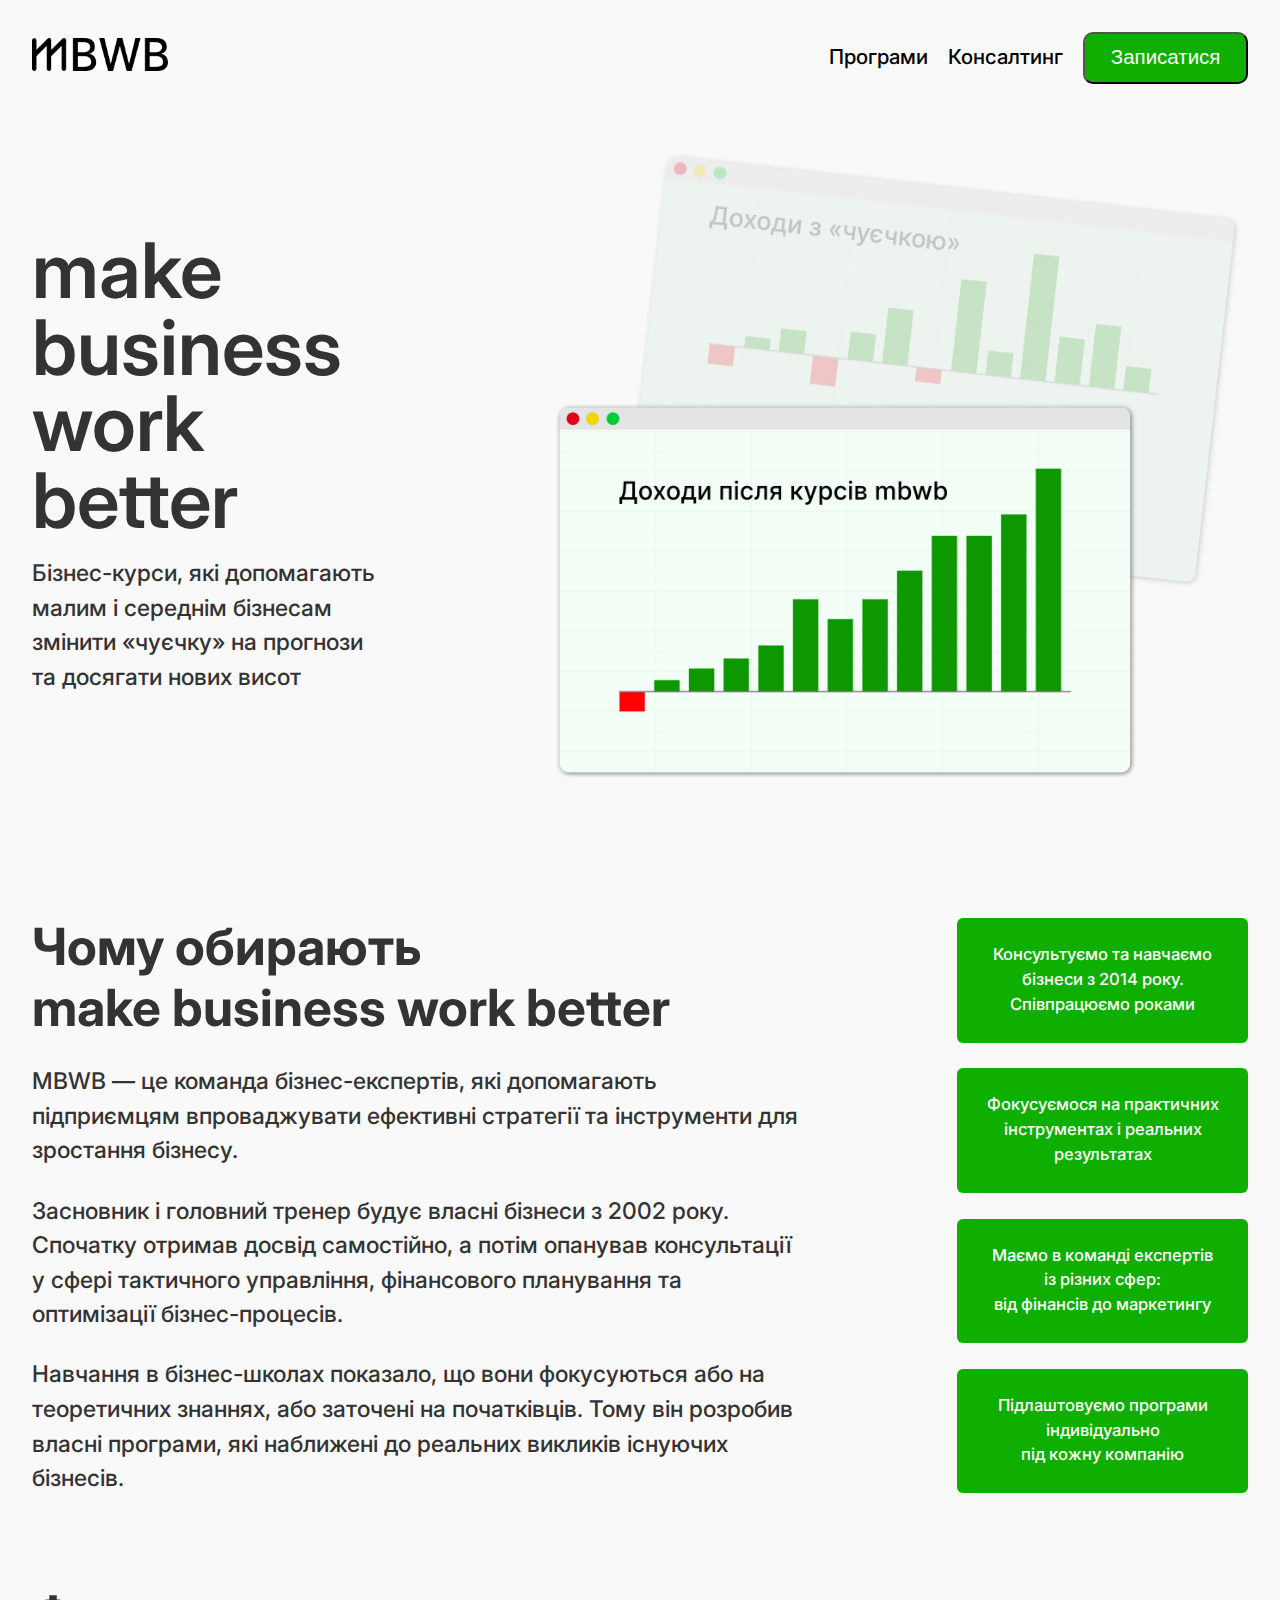
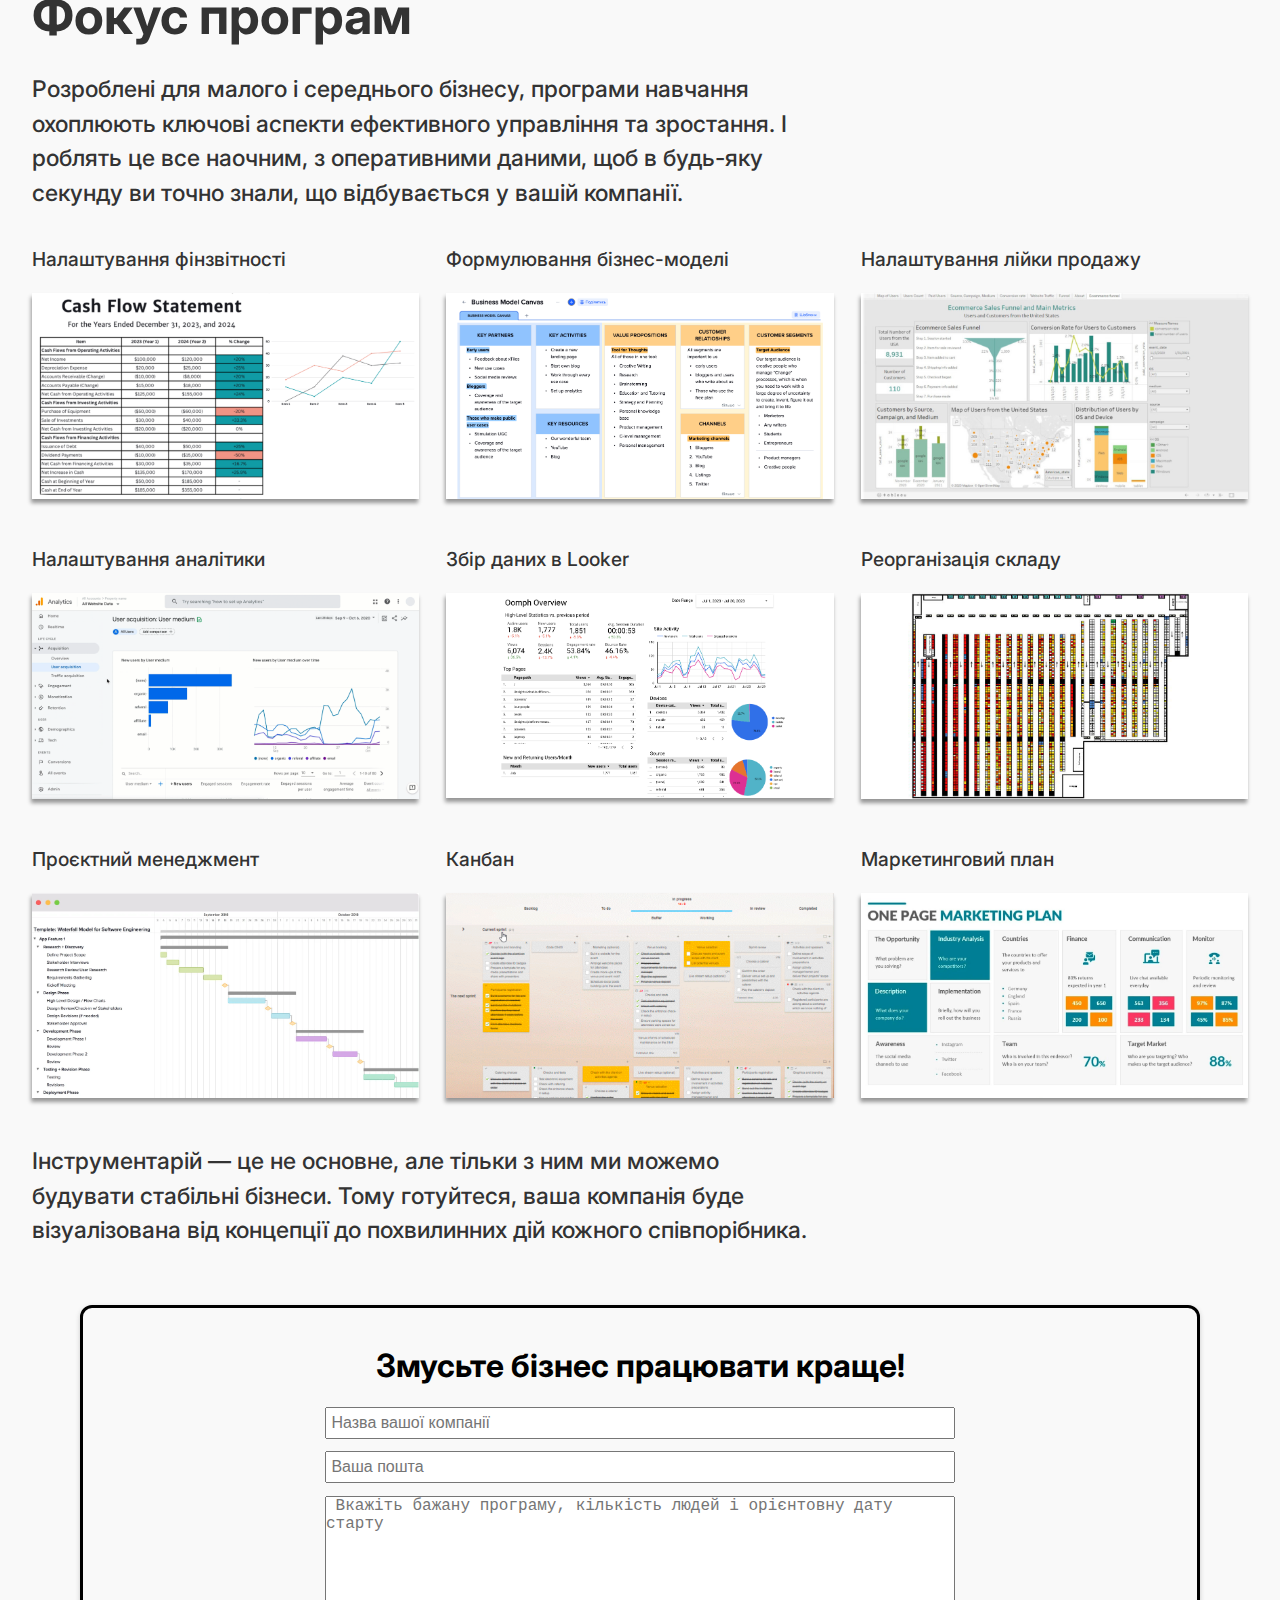
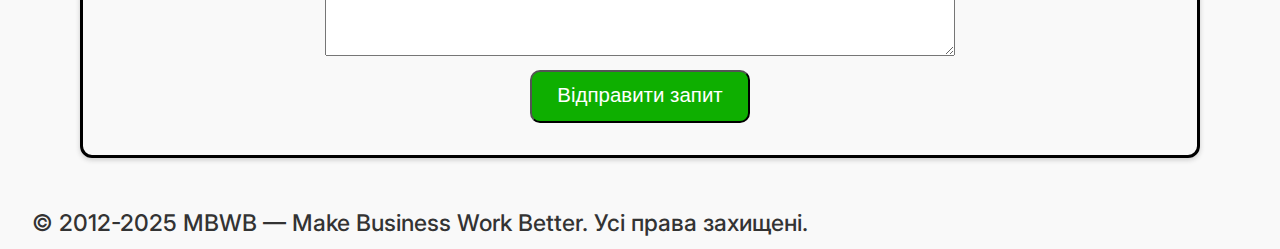
<file: index.html>
<!DOCTYPE html>
<html lang="en">
<head>
  <meta charset="UTF-8">
  <meta name="viewport" content="width=device-width, initial-scale=1.0">
  <title>MBWB — Make Business Work Better</title>
  <link href="https://fonts.googleapis.com/css2?family=Inter:wght@400;500;600&display=swap" rel="stylesheet">
  <link rel="stylesheet" href="styles.css">
</head>
<body>
	
	
  <!-- Header -->
  <header class="head"> 
	<a href="/"><img class="logo" src="img/logo.png"></img></a>
	<ul>
	  <li><a href="programs">Програми</a></li>
	  <li><a href="consult2">Консалтинг</a></li>
	  <li><a href="#my-form"><button>Записатися</button></a></li>
	</ul>
  </header>
  
  <div class="hero">
	  <div class="text">
    	<h1>make<br>business<br>work<br>better</h1>
    	<p>Бізнес-курси, які допомагають<br>малим і середнім бізнесам<br>змінити «чуєчку» на прогнози<br>та досягати нових висот</p>
	  </div>
	  <div class="hero-img">
		  <img src="img/hero.png"></img>
	  </div>
  </div>

  <!-- About Us -->
  <div class="about">
	 <div>
	 	<h2>Чому обирають<br>make business work better</h2>
    	<p>MBWB — це команда бізнес-експертів, які допомагають підприємцям впроваджувати ефективні стратегії та інструменти для зростання бізнесу.</p>
		<p>Засновник і головний тренер будує власні бізнеси з 2002 року. Спочатку отримав досвід самостійно, а потім опанував консультації у сфері тактичного управління, фінансового планування та оптимізації бізнес-процесів.</p>
		<p>Навчання в бізнес-школах показало, що вони фокусуються або на теоретичних знаннях, або заточені на початківців. Тому він розробив власні програми, які наближені до реальних викликів існуючих бізнесів.</p>
	</div>
	<div></div>
	<div class="cards">
		<div class="card">
			<p>Консультуємо та навчаємо<br>бізнеси з 2014 року.<br>Співпрацюємо роками</p>
		</div>
		<div class="card">
			<p>Фокусуємося на практичних<br>інструментах і реальних<br>результатах</p>
		</div>
		<div class="card">
			<p>Маємо в команді експертів<br>із різних сфер:<br>від фінансів до маркетингу</p>
		</div>
		<div class="card">
			<p>Підлаштовуємо програми<br>індивідуально<br>під кожну компанію</p>
		</div>
	</div>
  </div>

  <!-- Courses -->
  <div class="courses">
	  <div class="cut">
		  <div>
		    <h2>Фокус програм</h2>
		    <p>Розроблені для малого і середнього бізнесу, програми навчання охоплюють ключові аспекти ефективного управління та зростання. І роблять це все наочним, з оперативними даними, щоб в будь-яку секунду ви точно знали, що відбувається у вашій компанії.</p>
		  </div>
		  <div></div>
	  </div>
    <div class="soft-list">
      <div class="course">
        <p>Налаштування фінзвітності</p>
		<img src="img/c1.png"></img>
      </div>
	  <div class="course">
        <p>Формулювання бізнес-моделі</p>
		<img src="img/c2.png"></img>
      </div>
	  <div class="course">
        <p>Налаштування лійки продажу</p>
		<img src="img/c3.png"></img>
      </div>
	  
	  <div class="course">
        <p>Налаштування аналітики</p>
		<img src="img/c4.png"></img>
      </div>
	  <div class="course">
        <p>Збір даних в Looker</p>
		<img src="img/c5.png"></img>
      </div>
	  <div class="course">
        <p>Реорганізація складу</p>
		<img src="img/c6.png"></img>
      </div>
	  
	  <div class="course">
        <p>Проєктний менеджмент</p>
		<img src="img/c7.png"></img>
      </div>
      <div class="course">
        <p>Канбан</p>
		<img src="img/c8.png"></img>
      </div>
	  <div class="course">
        <p>Маркетинговий план</p>
		<img src="img/c9.png"></img>
      </div>
    </div>
	<div class="cut">
		  <div>
		    <p>Інструментарій — це не основне, але тільки з ним ми можемо будувати стабільні бізнеси. Тому готуйтеся, ваша компанія буде візуалізована від концепції до похвилинних дій кожного співпорібника.</p>
		  </div>
		  <div></div>
	  </div>
  </div

  <div class="center">
			<div class="card-form" id="my-form">
				<h1>Змусьте бізнес працювати краще!</h1>
		        <p></p>
					
					<div class="send-form">
					  <form target="_blank" action="https://formsubmit.co/elec36394@gmail.com" method="POST">
					    <div class="form-group">
					        <div class="col">
					          <input type="text" name="name" class="form-control" placeholder=" Назва вашої компанії" required>
					        </div>
							
					        <div class="col">
					          <input type="email" name="email" class="form-control" placeholder=" Ваша пошта" required>
					        </div>
					    </div>
						
						
					    <div class="form-group">
					      <textarea placeholder=" Вкажіть бажану програму, кількість людей і орієнтовну дату старту" class="form-control" name="Запит до відправки" rows="10" required></textarea>
					    </div>
						
					    <button type="submit">Відправити запит</button>
					  </form>
	
					</div>
			</div>
		</div>

  <footer>
    <p>© 2012-2025 MBWB — Make Business Work Better. Усі права захищені.</p>
  </footer>
</body>
</html>
</file>
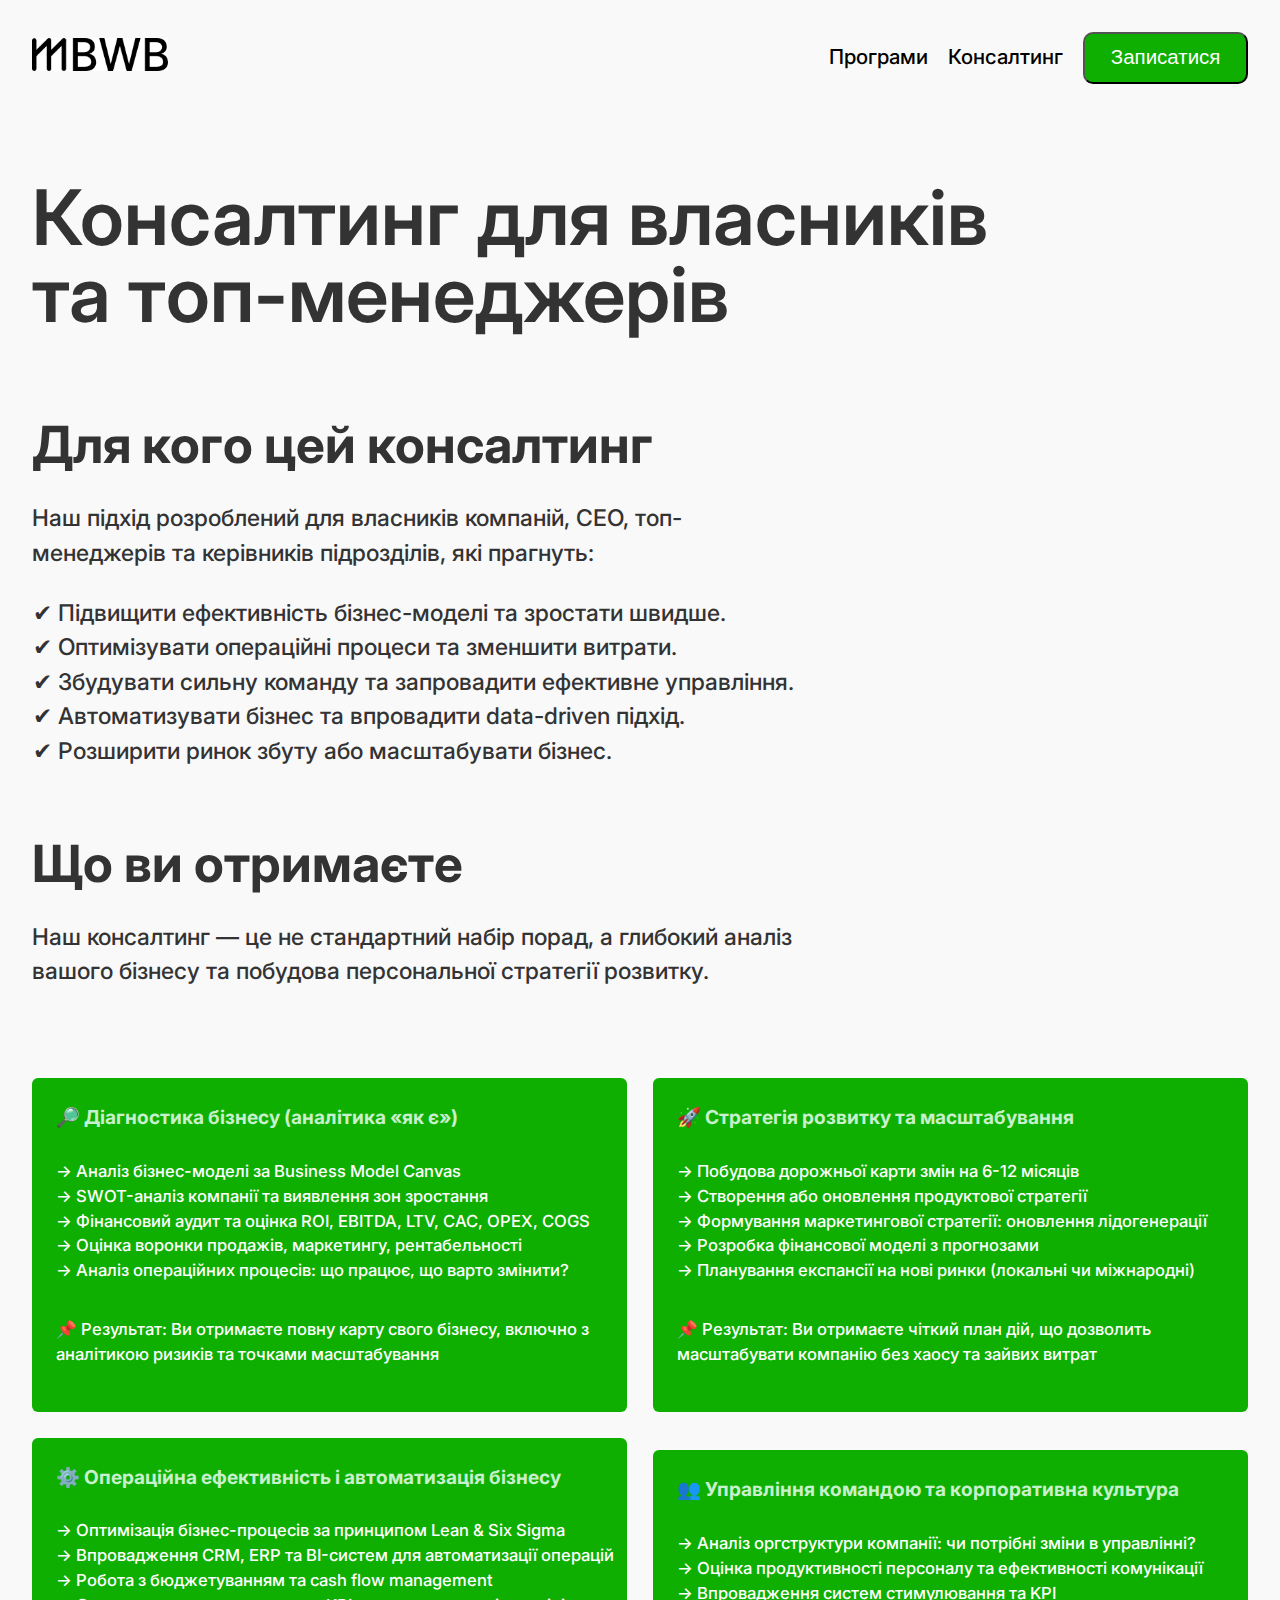
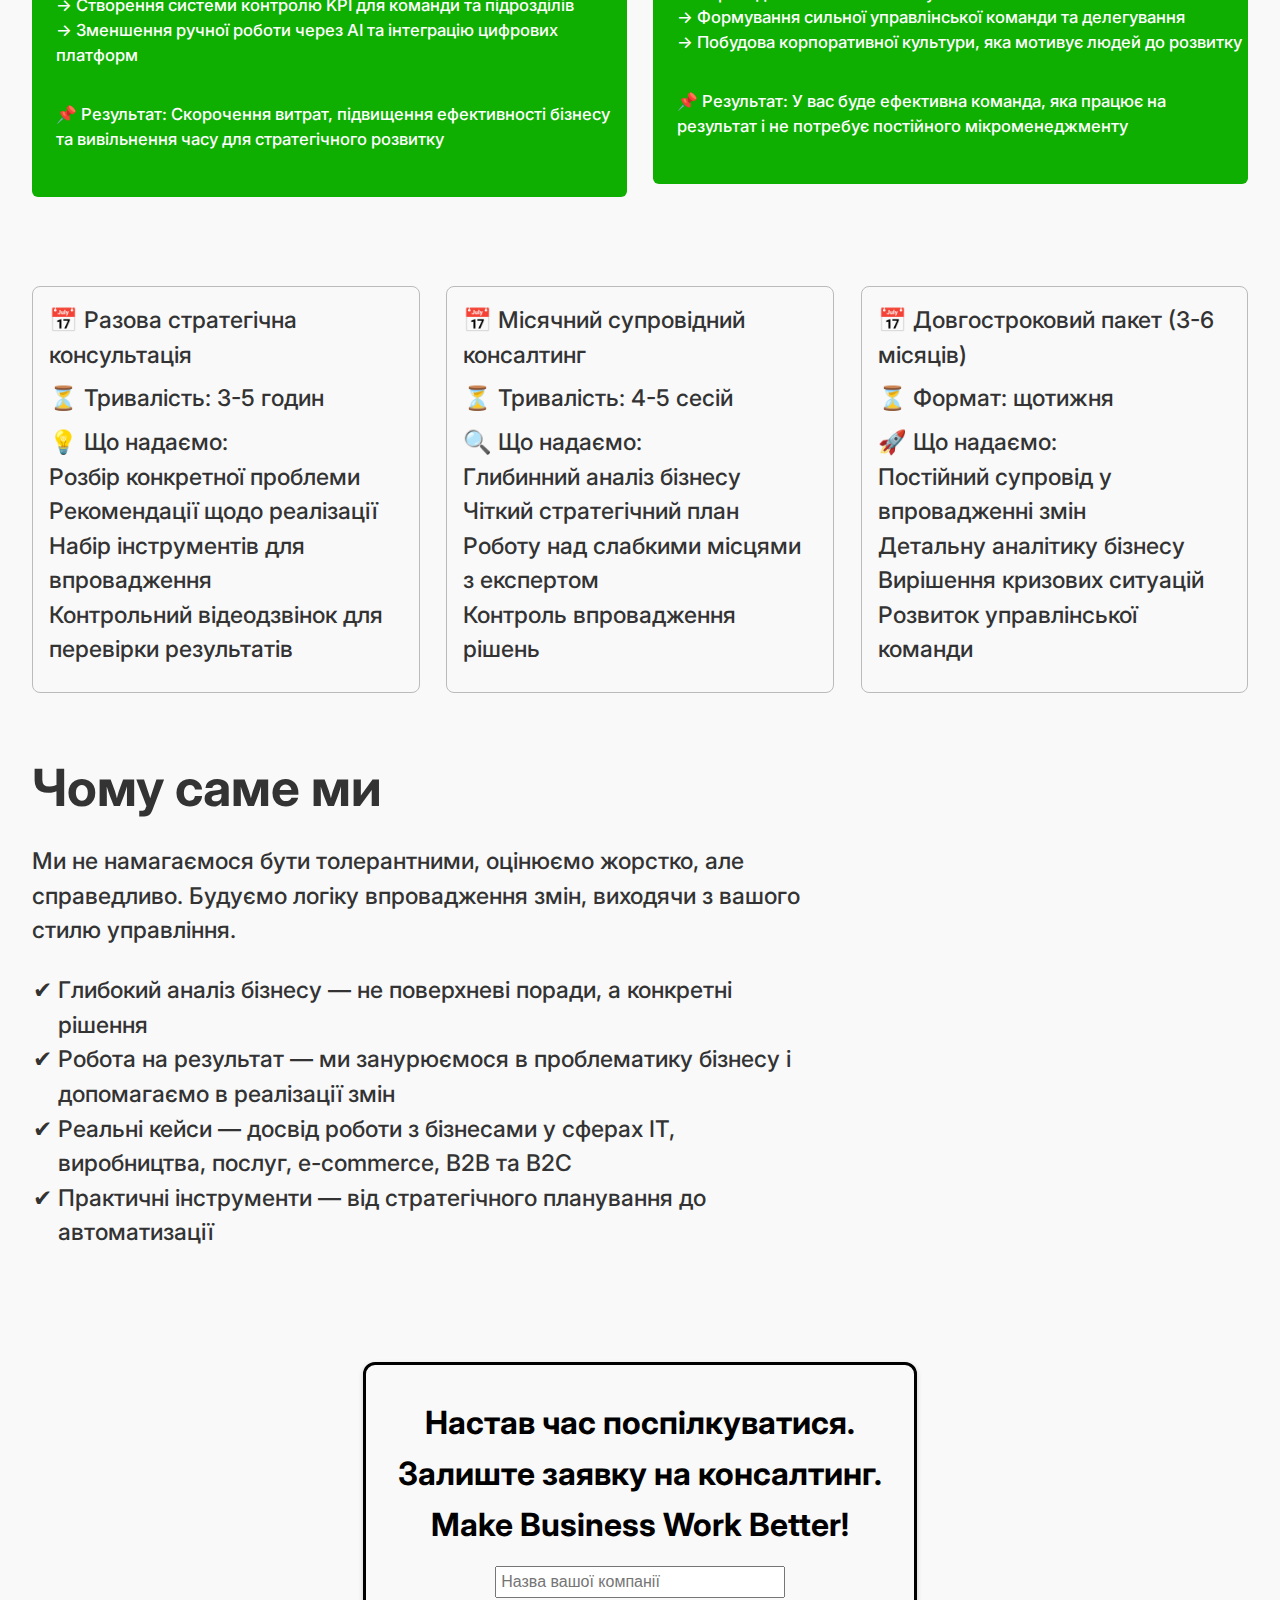
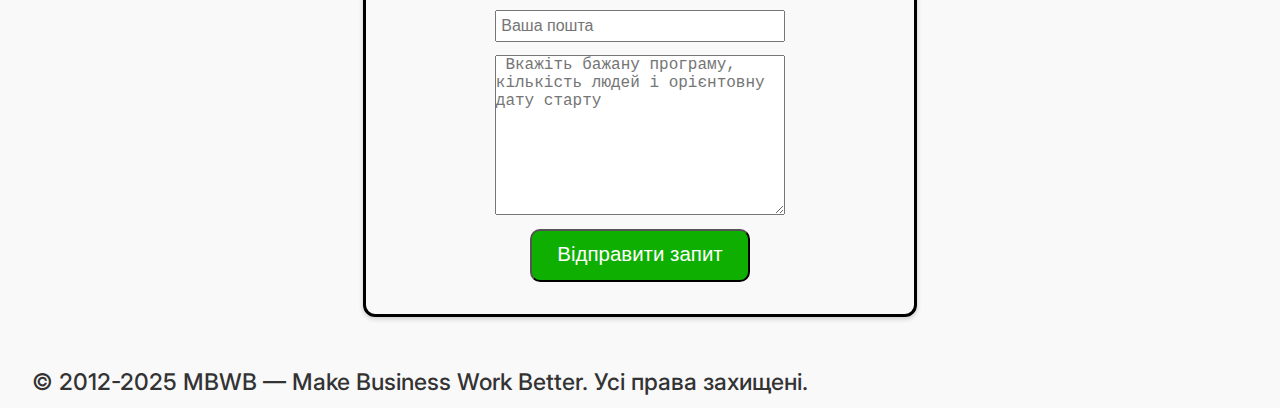
<file: consult2.html>
<!DOCTYPE html>
<html lang="en">
<head>
  <meta charset="UTF-8">
  <meta name="viewport" content="width=device-width, initial-scale=1.0">
  <title>MBWB — Make Business Work Better</title>
  <link href="https://fonts.googleapis.com/css2?family=Inter:wght@400;500;600&display=swap" rel="stylesheet">
  <link rel="stylesheet" href="styles.css">
</head>
<body>
  <!-- Header -->
  <header class="head"> 
	<a href="/"><img class="logo" src="img/logo.png"></img></a>
	<ul>
	  <li><a href="programs">Програми</a></li>
	  <li><a href="consult2">Консалтинг</a></li>
	  <li><a href="#my-form"><button>Записатися</button></a></li>
	</ul>
  </header>
	<div class="hero-add">
    	<h1>Консалтинг для власників<br>та топ-менеджерів</h1>
	</div>
  <div class="about">
	  <div>
		<h2>Для кого цей консалтинг</h2>
    	<p>Наш підхід розроблений для власників компаній, CEO, топ-менеджерів та керівників підрозділів, які прагнуть:</p>
    	<ul class="free">
			<li>Підвищити ефективність бізнес-моделі та зростати швидше.</li>
			<li>Оптимізувати операційні процеси та зменшити витрати.</li>
			<li>Збудувати сильну команду та запровадити ефективне управління.</li>
			<li>Автоматизувати бізнес та впровадити data-driven підхід.</li>
			<li>Розширити ринок збуту або масштабувати бізнес.</li>
		</ul>
	  </div>
	<div></div>
  </div>
  
    <div class="about">
	  <div>
		<h2>Що ви отримаєте</h2>
    	<p>Наш консалтинг — це не стандартний набір порад, а глибокий аналіз вашого бізнесу та побудова персональної стратегії розвитку.</p>
	  </div>
	<div></div>
  </div>
  
  <div class="about-half">
	<div class="check-card">
				<h4><span class="check-mod">🔎 Діагностика бізнесу (аналітика «як є»)</span></h4><br>
				<p>→ Аналіз бізнес-моделі за Business Model Canvas<br>
					→ SWOT-аналіз компанії та виявлення зон зростання<br>
					→ Фінансовий аудит та оцінка ROI, EBITDA, LTV, CAC, OPEX, COGS<br>
					→ Оцінка воронки продажів, маркетингу, рентабельності<br>
				→ Аналіз операційних процесів: що працює, що варто змінити?</p>
				<p><br>📌 Результат: Ви отримаєте повну карту свого бізнесу, включно з аналітикою ризиків та точками масштабування</p>
	</div>
	
	<div class="check-card">
				<h4><span class="check-mod">🚀 Стратегія розвитку та масштабування</span></h4><br>
				<p>→ Побудова дорожньої карти змін на 6-12 місяців<br>
					→ Створення або оновлення продуктової стратегії<br>
					→ Формування маркетингової стратегії: оновлення лідогенерації<br>
					→ Розробка фінансової моделі з прогнозами<br>
				→ Планування експансії на нові ринки (локальні чи міжнародні)</p>
				<p><br>📌 Результат: Ви отримаєте чіткий план дій, що дозволить масштабувати компанію без хаосу та зайвих витрат</p>
	</div>
	
	<div class="check-card">
			<h4><span class="check-mod">⚙️ Операційна ефективність і автоматизація бізнесу</span></h4><br>
			<p>→ Оптимізація бізнес-процесів за принципом Lean & Six Sigma<br>
				→ Впровадження CRM, ERP та BI-систем для автоматизації операцій<br>
				→ Робота з бюджетуванням та cash flow management<br>
				→ Створення системи контролю KPI для команди та підрозділів<br>
			→ Зменшення ручної роботи через AI та інтеграцію цифрових платформ</p>
			<p><br>📌 Результат: Скорочення витрат, підвищення ефективності бізнесу та вивільнення часу для стратегічного розвитку</p>
	</div>
	
	<div class="check-card">
			<h4><span class="check-mod">👥 Управління командою та корпоративна культура</span></h4><br>
			<p>→ Аналіз оргструктури компанії: чи потрібні зміни в управлінні?<br>
				→ Оцінка продуктивності персоналу та ефективності комунікації<br>
				→ Впровадження систем стимулювання та KPI<br>
				→ Формування сильної управлінської команди та делегування<br>
			→ Побудова корпоративної культури, яка мотивує людей до розвитку</p>
			<p><br>📌 Результат: У вас буде ефективна команда, яка працює на результат і не потребує постійного мікроменеджменту</p>
	</div>
  </div>
  
  <div class="about-third">
	  
	 <div class="calendar">
		 <p>📅 Разова стратегічна консультація</p>
		 <p>⏳ Тривалість: 3-5 годин</p>
		 <p>💡 Що надаємо: <br>
			 Розбір конкретної проблеми<br>
			 Рекомендації щодо реалізації<br>
			 Набір інструментів для впровадження<br>
		 Контрольний відеодзвінок для перевірки результатів</p>
	 </div>

	 <div class="calendar">
		 <p>📅 Місячний супровідний консалтинг</p>
		 <p>⏳ Тривалість: 4-5 сесій</p>
		 <p>🔍 Що надаємо: <br>
			 Глибинний аналіз бізнесу<br>
			 Чіткий стратегічний план<br>
			 Роботу над слабкими місцями з експертом<br>
		 Контроль впровадження рішень</p>
	 </div>
	 <div class="calendar">
		 <p>📅 Довгостроковий пакет (3-6 місяців)</p>
		 <p>⏳ Формат: щотижня</p>
		 <p>🚀 Що надаємо:<br>
			 Постійний супровід у впровадженні змін<br>
			 Детальну аналітику бізнесу<br>
			 Вирішення кризових ситуацій<br>
		 Розвиток управлінської команди</p>
	 </div>
  </div>
  
  <div class="about">
	  <div>
		<h2>Чому саме ми</h2>
    	<p>Ми не намагаємося бути толерантними, оцінюємо жорстко, але справедливо. Будуємо логіку впровадження змін, виходячи з вашого стилю управління.</p>
    	<ul class="free">
			<li>Глибокий аналіз бізнесу — не поверхневі поради, а конкретні рішення</li>
			<li>Робота на результат — ми занурюємося в проблематику бізнесу і допомагаємо в реалізації змін</li>
			<li>Реальні кейси — досвід роботи з бізнесами у сферах IT, виробництва, послуг, e-commerce, B2B та B2C</li>
			<li>Практичні інструменти — від стратегічного планування до автоматизації</li>
		</ul>
		
	  </div>
	<div></div>
  </div>
  
  
  

  <div class="center">
			<div class="card-form" id="my-form">
				<h1>Настав час поспілкуватися.<br>Залиште заявку на консалтинг.<br>Make Business Work Better!</h1>
		        <p></p>
					
					<div class="send-form">
					  <form target="_blank" action="https://formsubmit.co/elec36394@gmail.com" method="POST">
					    <div class="form-group">
					        <div class="col">
					          <input type="text" name="name" class="form-control" placeholder=" Назва вашої компанії" required>
					        </div>
							
					        <div class="col">
					          <input type="email" name="email" class="form-control" placeholder=" Ваша пошта" required>
					        </div>
					    </div>
						
						
					    <div class="form-group">
					      <textarea placeholder=" Вкажіть бажану програму, кількість людей і орієнтовну дату старту" class="form-control" name="Запит до відправки" rows="10" required></textarea>
					    </div>
						
					    <button type="submit">Відправити запит</button>
					  </form>
	
					</div>
			</div>
		</div>

  <footer>
    <p>© 2012-2025 MBWB — Make Business Work Better. Усі права захищені.</p>
  </footer>
</body>
</html>
</file>
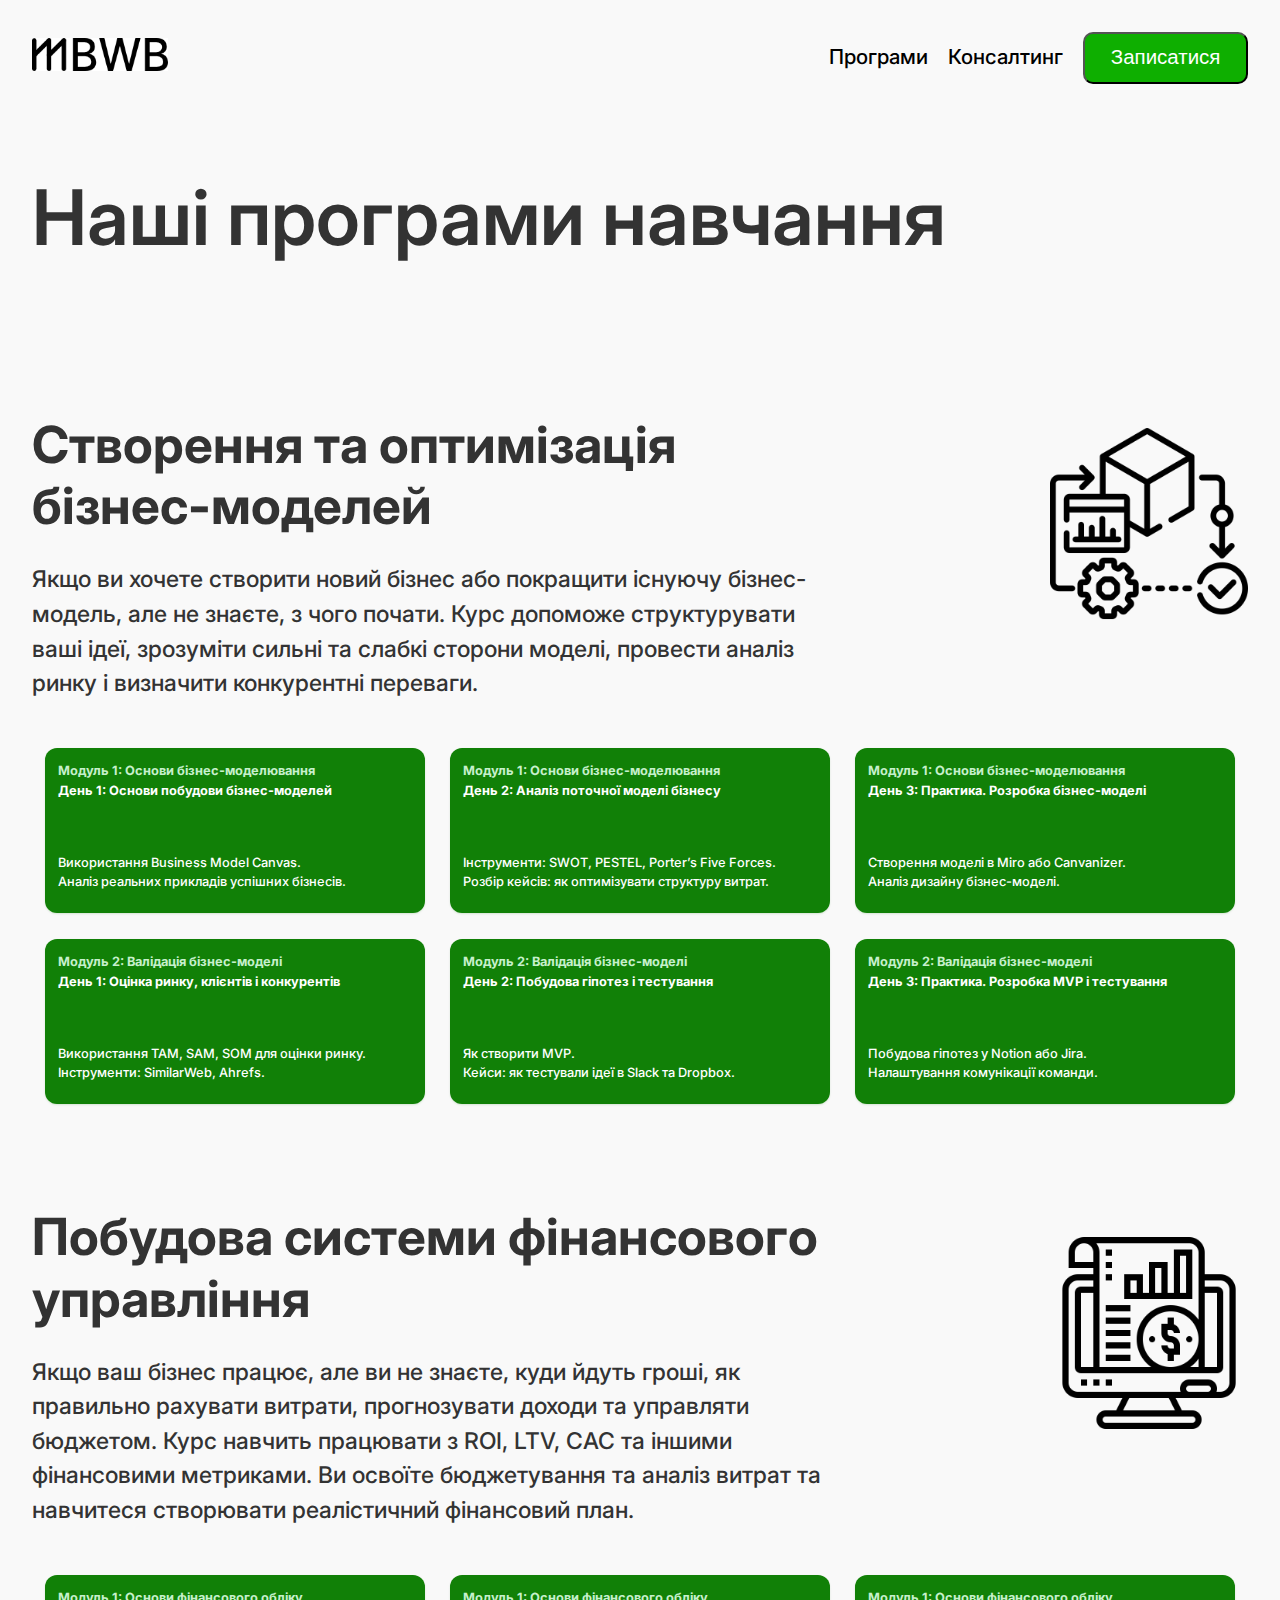
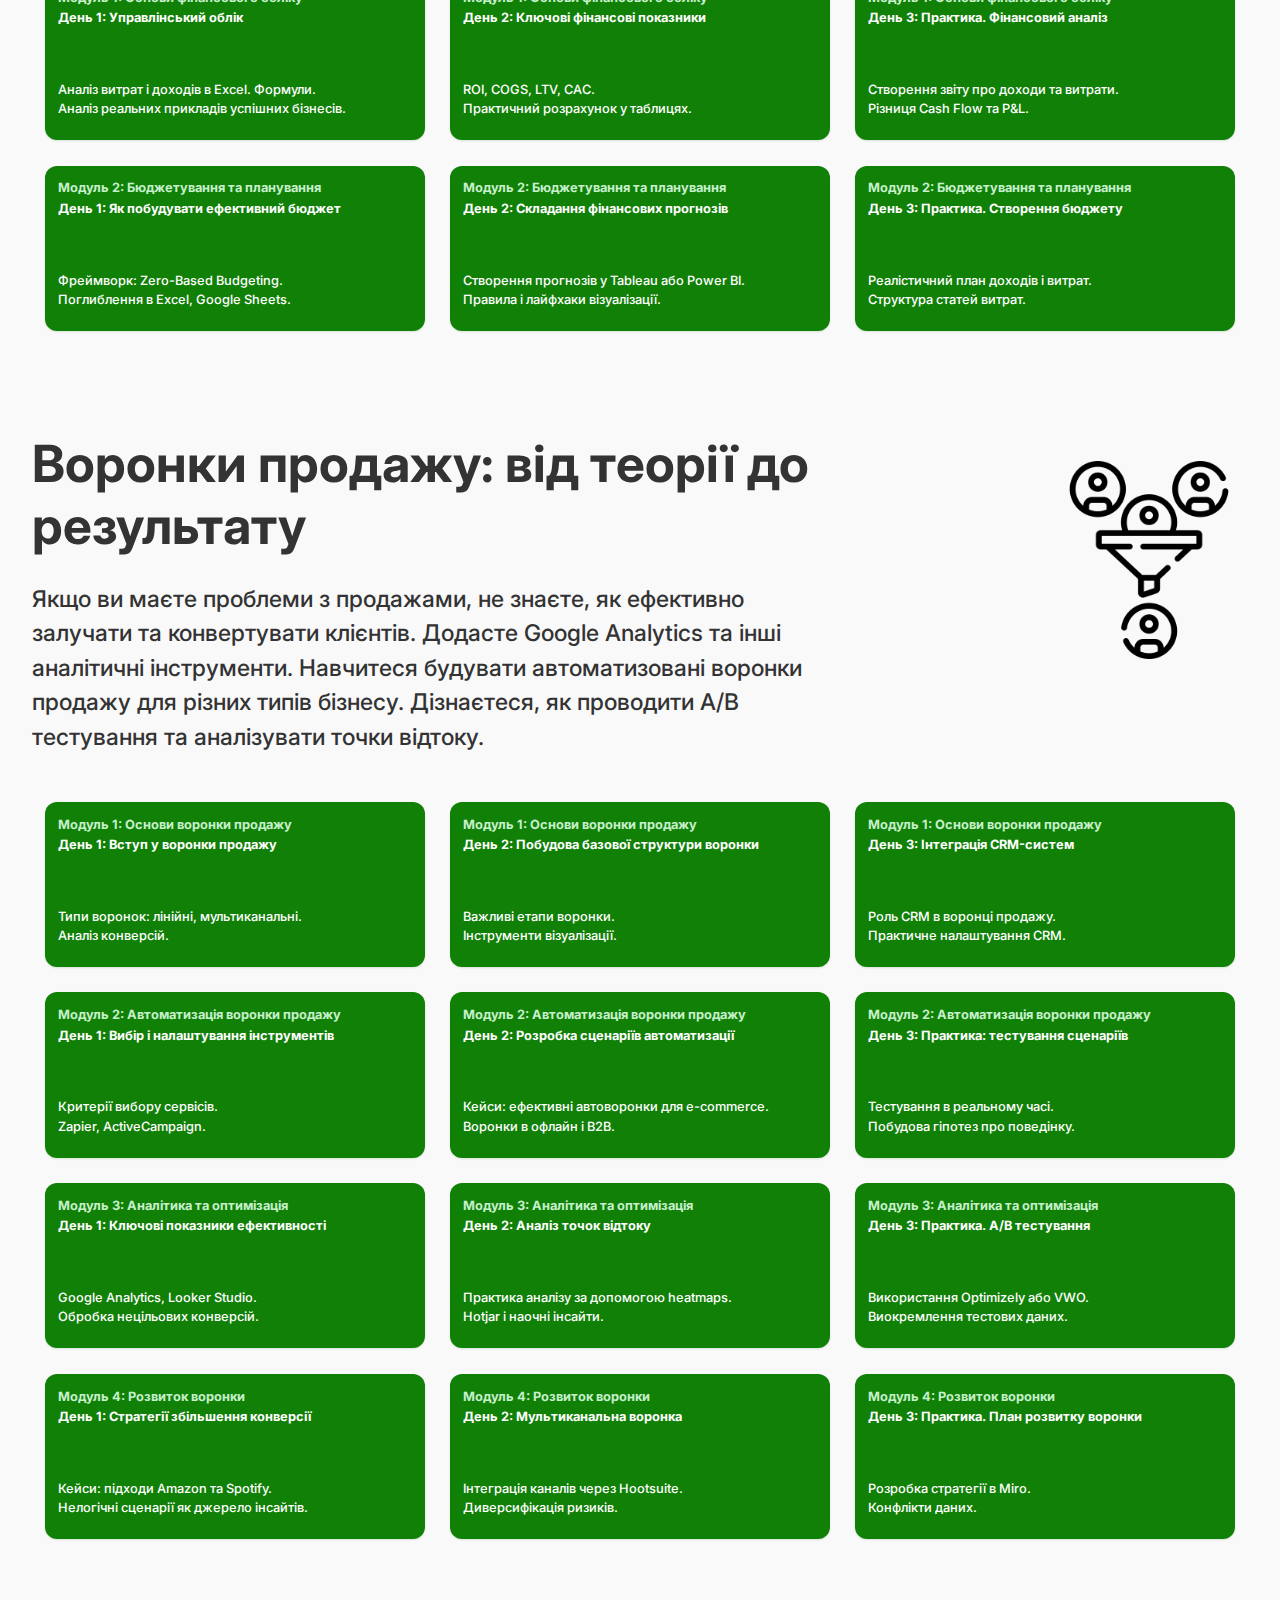
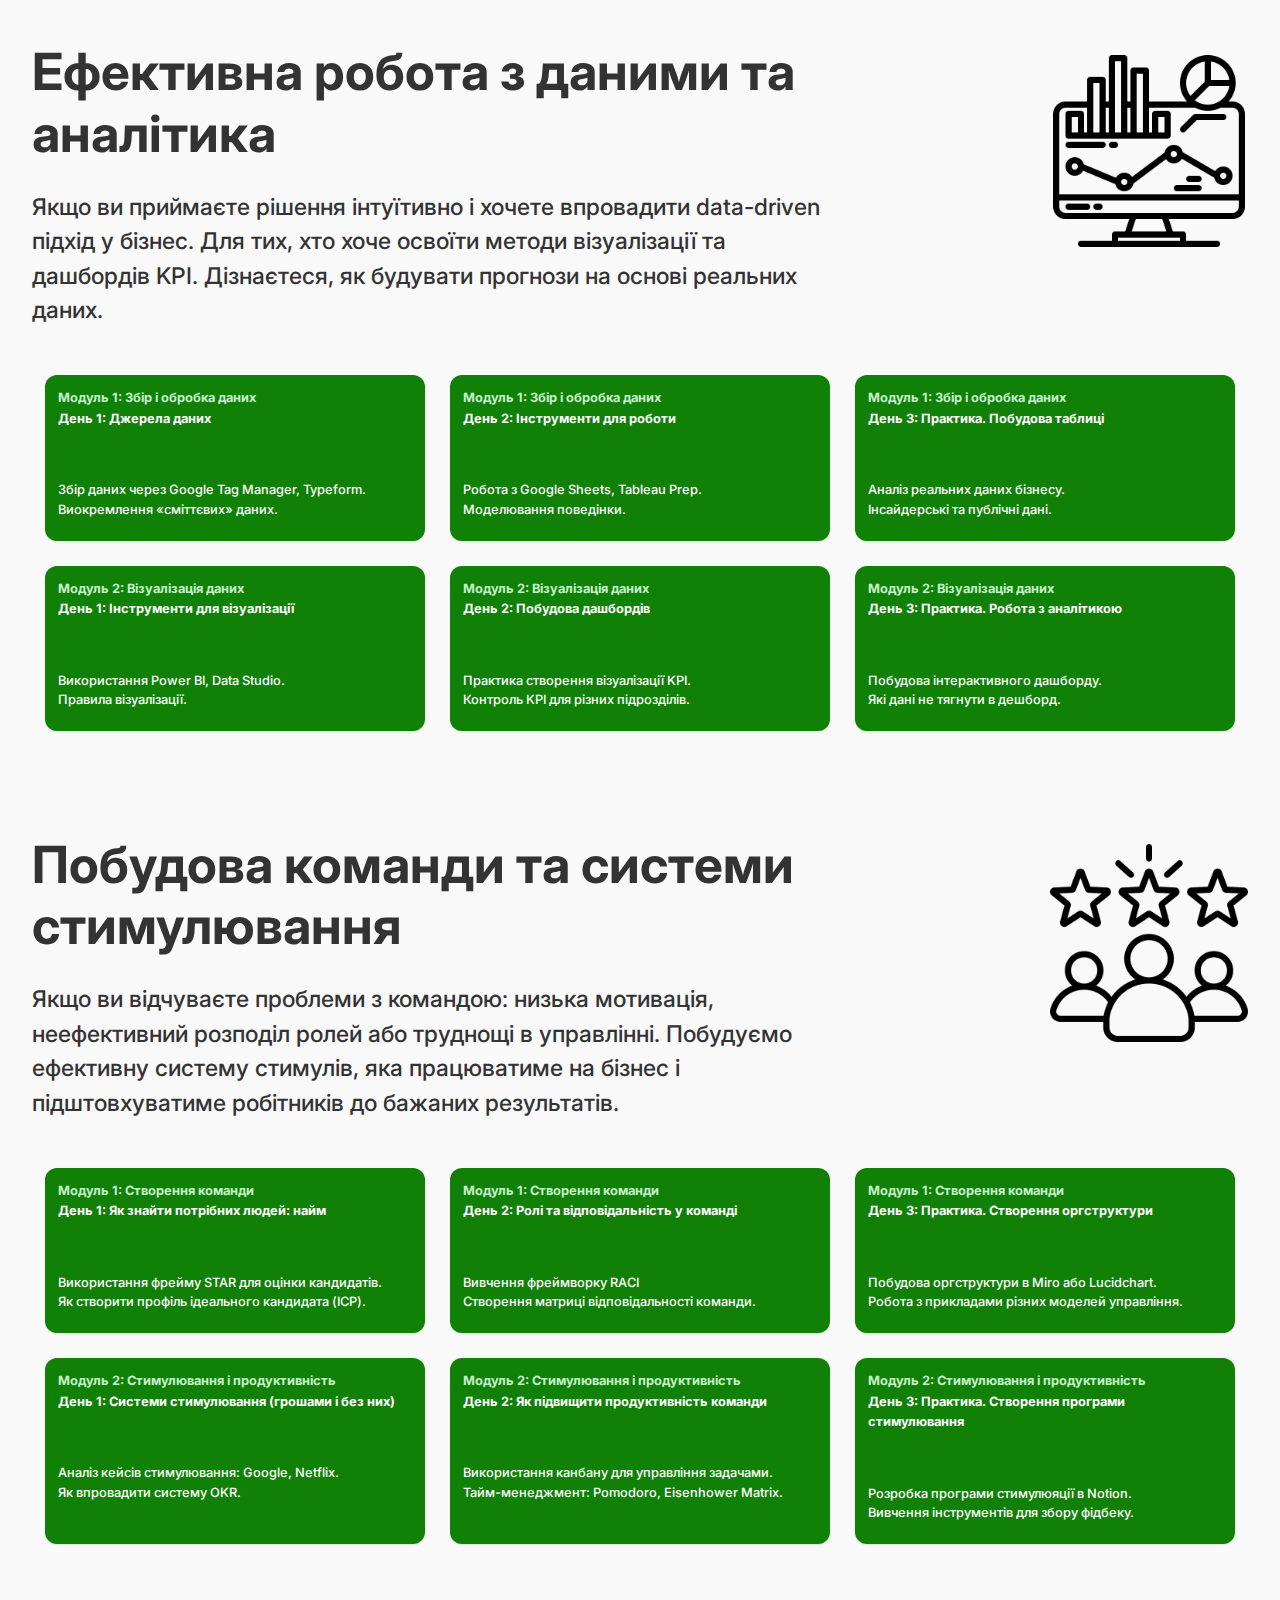
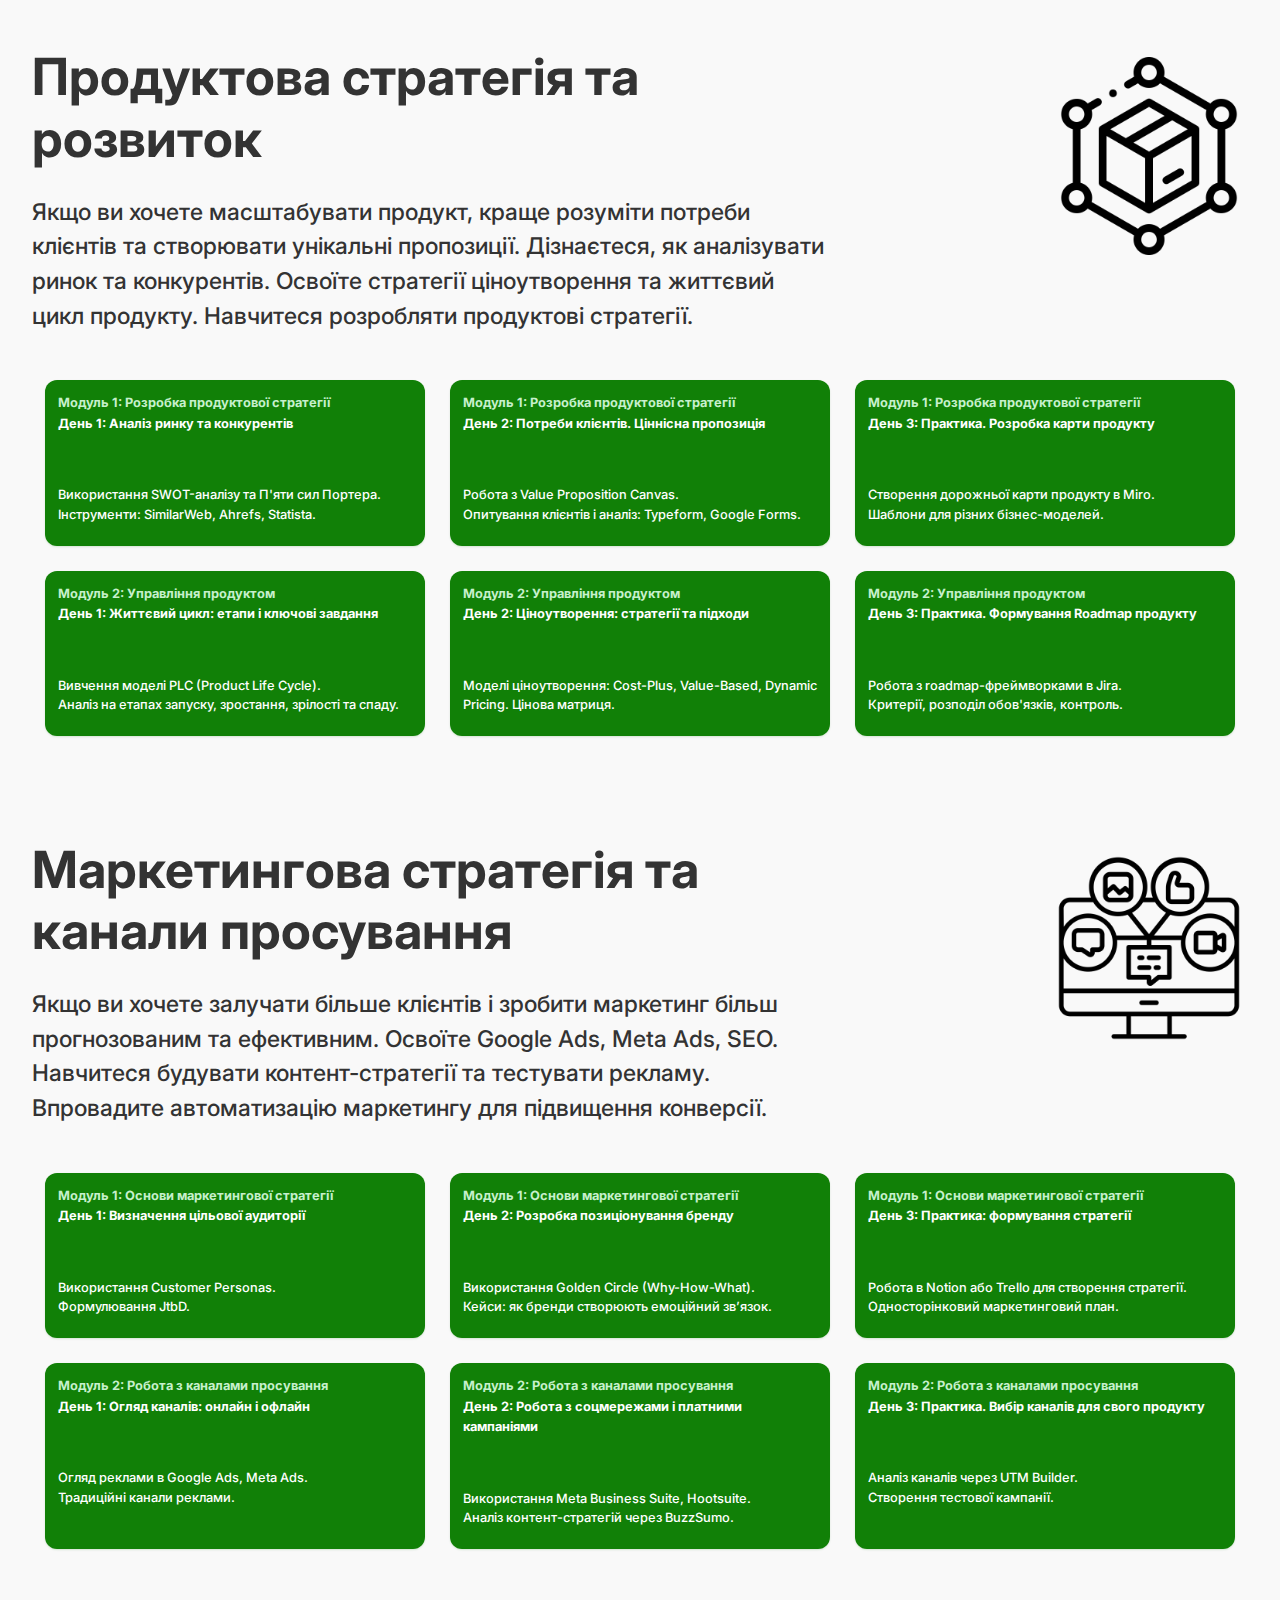
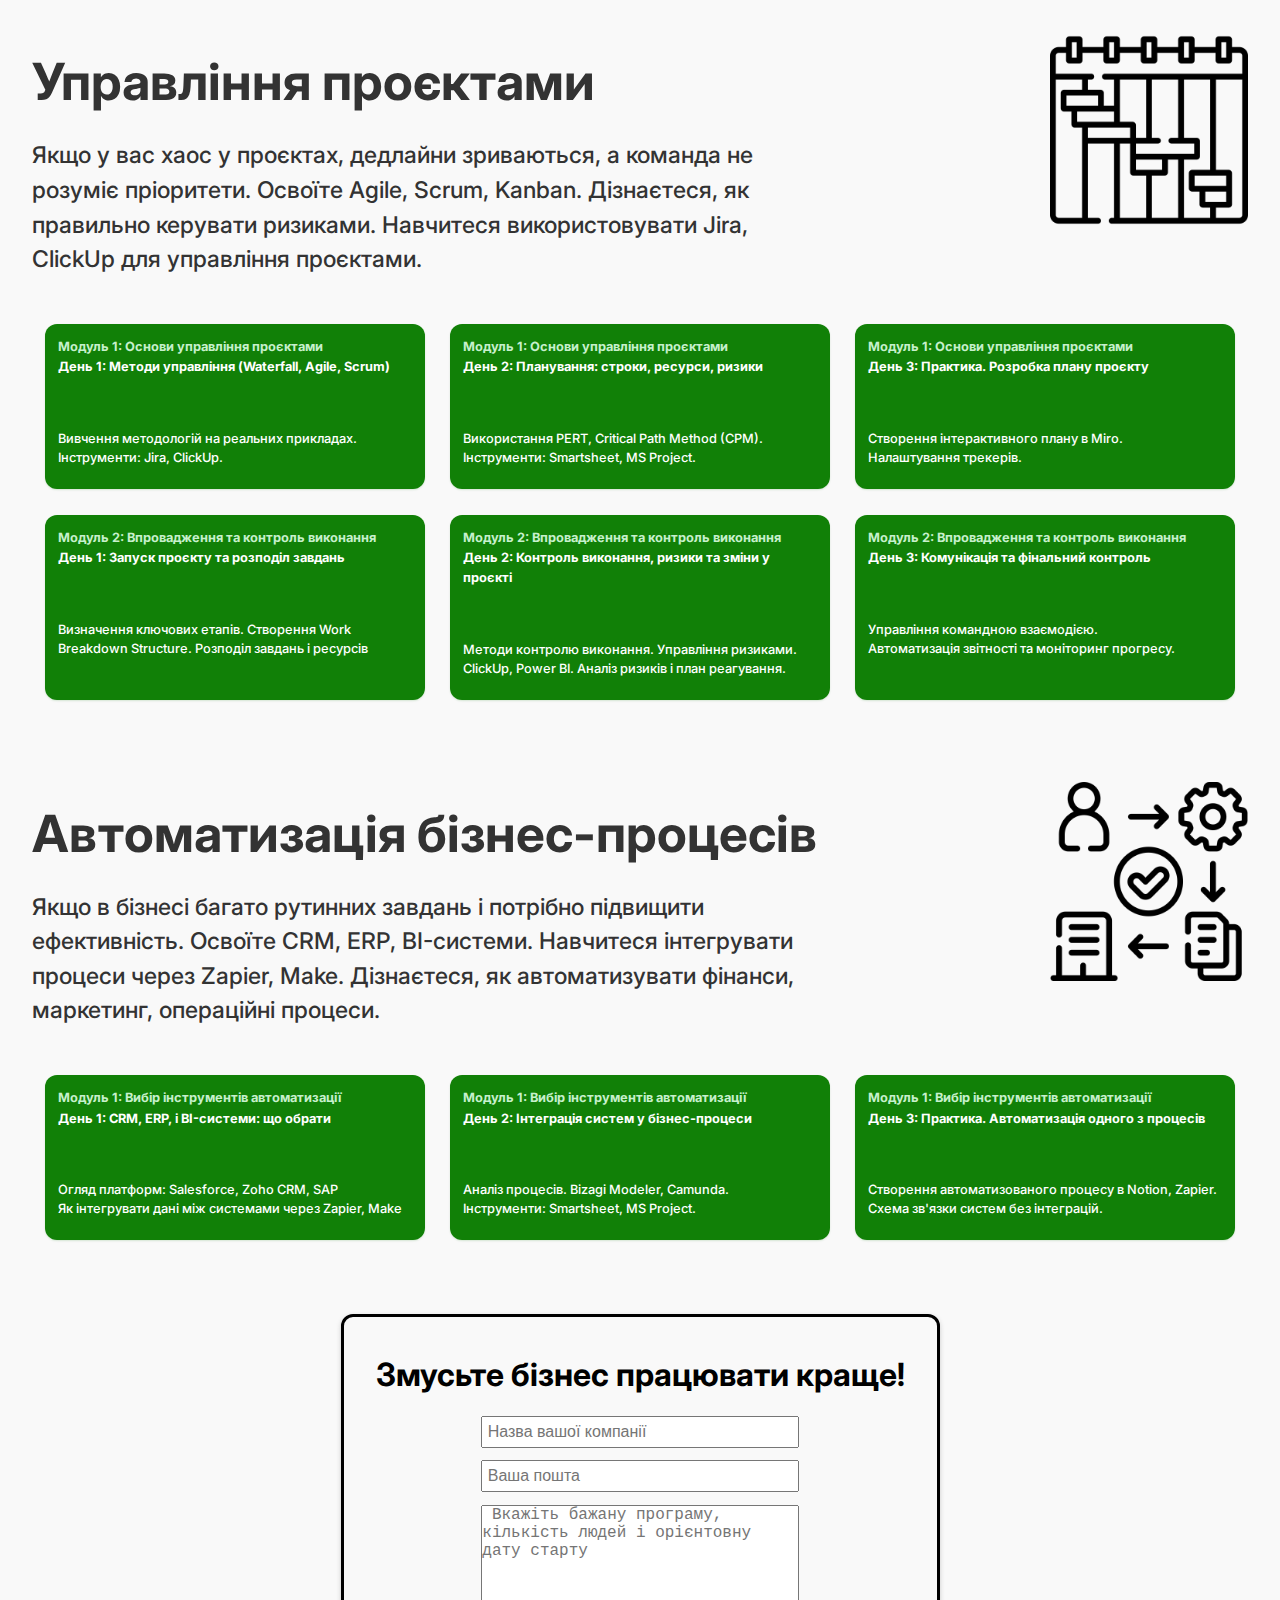
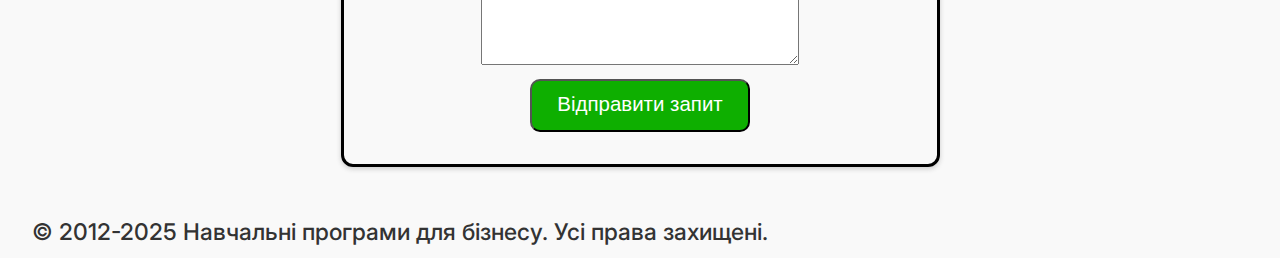
<file: programs.html>
<!DOCTYPE html>
<html lang="en">
<head>
  <meta charset="UTF-8">
  <meta name="viewport" content="width=device-width, initial-scale=1.0">
  <title>Програми навчання</title>
  <link rel="stylesheet" href="styles.css">
  <link href="https://fonts.googleapis.com/css2?family=Inter:wght@400;500;600&display=swap" rel="stylesheet">
</head>
<body>
	<header class="head"> 
		<a href="/"><img class="logo" src="img/logo.png"></img></a>
		<ul>
		  <li><a href="programs.html">Програми</a></li>
		  <li><a href="consult2.html">Консалтинг</a></li>
		  <li><a href="#my-form"><button>Записатися</button></a></li>
		</ul>
	</header>
	<div class="hero-add">
    <h1>Наші програми навчання</h1>
	</div>
  <main>
	<!--Програма 1-->
	<div class="cut">
		<div class="about-program">
			<h2>Створення та оптимізація бізнес-моделей</h2>
			<p>Якщо ви хочете створити новий бізнес або покращити існуючу бізнес-модель, але не знаєте, з чого почати. Курс допоможе структурувати ваші ідеї, зрозуміти сильні та слабкі сторони моделі, провести аналіз ринку і визначити конкурентні переваги.</p>
		</div>
		<div class="img-cut"><img src="img/p1.png" /></div>
	</div>
	<div class="modules-slider">
		<div class="modules-cards">
			<div class="modules-card hovernow">
				<h4><span class="mod">Модуль 1: Основи бізнес-моделювання</span><br>День 1: Основи побудови бізнес-моделей</h4><br><br>
				<p>Використання Business Model Canvas.<br>Аналіз реальних прикладів успішних бізнесів. </p>
			</div>
			<div class="modules-card hovernow">
				<h4><span class="mod">Модуль 1: Основи бізнес-моделювання</span><br>День 2: Аналіз поточної моделі бізнесу</h4><br><br>
				<p>Інструменти: SWOT, PESTEL, Porter’s Five Forces.<br>Розбір кейсів: як оптимізувати структуру витрат.</p>
			</div>
			<div class="modules-card hovernow">
				<h4><span class="mod">Модуль 1: Основи бізнес-моделювання</span><br>День 3: Практика. Розробка бізнес-моделі</h4><br><br>
				<p>Створення моделі в Miro або Canvanizer.<br>Аналіз дизайну бізнес-моделі.</p>
			</div>
		</div>
		<div class="modules-cards">
			<div class="modules-card hovernow">
				<h4><span class="mod">Модуль 2: Валідація бізнес-моделі</span><br>День 1: Оцінка ринку, клієнтів і конкурентів</h4><br><br>
				<p>Використання TAM, SAM, SOM для оцінки ринку.<br>Інструменти: SimilarWeb, Ahrefs.</p>
			</div>
			<div class="modules-card hovernow">
				<h4><span class="mod">Модуль 2: Валідація бізнес-моделі</span><br>День 2: Побудова гіпотез і тестування</h4><br><br>
				<p>Як створити MVP.<br>Кейси: як тестували ідеї в Slack та Dropbox.</p>
			</div>
			<div class="modules-card hovernow">
				<h4><span class="mod">Модуль 2: Валідація бізнес-моделі</span><br>День 3: Практика. Pозробка MVP і тестування</h4><br><br>
				<p>Побудова гіпотез у Notion або Jira.<br>Налаштування комунікації команди.</p>
			</div>
		</div>
		
	</div>
	<!--Програма 2-->
	<div class="cut">
		<div class="about-program">
			<h2>Побудова системи фінансового управління</h2>
			<p>Якщо ваш бізнес працює, але ви не знаєте, куди йдуть гроші, як правильно рахувати витрати, прогнозувати доходи та управляти бюджетом. Курс навчить працювати з ROI, LTV, CAC та іншими фінансовими метриками. Ви освоїте бюджетування та аналіз витрат та навчитеся створювати реалістичний фінансовий план.</p>
		</div>
		<div class="img-cut"><img src="img/p2.png" /></div>
	</div>
	<div class="modules-slider">
		<div class="modules-cards">
			<div class="modules-card hovernow">
				<h4><span class="mod">Модуль 1: Основи фінансового обліку</span><br>День 1: Управлінський облік</h4><br><br>
				<p>Аналіз витрат і доходів в Excel. Формули. <br>Аналіз реальних прикладів успішних бізнесів. </p>
			</div>
			<div class="modules-card hovernow">
				<h4><span class="mod">Модуль 1: Основи фінансового обліку</span><br>День 2: Ключові фінансові показники</h4><br><br>
				<p>ROI, COGS, LTV, CAC.<br>Практичний розрахунок у таблицях.</p>
			</div>
			<div class="modules-card hovernow">
				<h4><span class="mod">Модуль 1: Основи фінансового обліку</span><br>День 3: Практика. Фінансовий аналіз</h4><br><br>
				<p>Створення звіту про доходи та витрати.<br>Різниця Cash Flow та P&L.</p>
			</div>
		</div>
		<div class="modules-cards">
			<div class="modules-card hovernow">
				<h4><span class="mod">Модуль 2: Бюджетування та планування</span><br>День 1: Як побудувати ефективний бюджет</h4><br><br>
				<p>Фреймворк: Zero-Based Budgeting.<br>Поглиблення в Excel, Google Sheets.</p>
			</div>
			<div class="modules-card hovernow">
				<h4><span class="mod">Модуль 2: Бюджетування та планування</span><br>День 2: Складання фінансових прогнозів</h4><br><br>
				<p>Створення прогнозів у Tableau або Power BI.<br>Правила і лайфхаки візуалізації.</p>
			</div>
			<div class="modules-card hovernow">
				<h4><span class="mod">Модуль 2: Бюджетування та планування</span><br>День 3: Практика. Створення бюджету</h4><br><br>
				<p>Реалістичний план доходів і витрат.<br>Структура статей витрат.</p>
			</div>
			
		</div>
		
	</div>
	
	<!--Програма 3-->
	<div class="cut">
		<div class="about-program">
			<h2>Воронки продажу: від теорії до результату</h2>
			<p>Якщо ви маєте проблеми з продажами, не знаєте, як ефективно залучати та конвертувати клієнтів. Додасте Google Analytics та інші аналітичні інструменти. Навчитеся будувати автоматизовані воронки продажу для різних типів бізнесу. Дізнаєтеся, як проводити A/B тестування та аналізувати точки відтоку.</p>
		</div>
		<div class="img-cut"><img src="img/p3.png" /></div>
	</div>
	<div class="modules-slider">
		<div class="modules-cards">
			<div class="modules-card hovernow">
				<h4><span class="mod">Модуль 1: Основи воронки продажу</span><br>День 1: Вступ у воронки продажу</h4><br><br>
				<p>Типи воронок: лінійні, мультиканальні.<br>Аналіз конверсій.</p>
			</div>
			<div class="modules-card hovernow">
				<h4><span class="mod">Модуль 1: Основи воронки продажу</span><br>День 2: Побудова базової структури воронки</h4><br><br>
				<p>Важливі етапи воронки.<br>Інструменти візуалізації.</p>
			</div>
			<div class="modules-card hovernow">
				<h4><span class="mod">Модуль 1: Основи воронки продажу</span><br>День 3: Інтеграція CRM-систем</h4><br><br>
				<p>Роль CRM в воронці продажу.<br>Практичне налаштування CRM.</p>
			</div>
		</div>
		<div class="modules-cards">
			<div class="modules-card hovernow">
				<h4><span class="mod">Модуль 2: Автоматизація воронки продажу</span><br>День 1: Вибір і налаштування інструментів</h4><br><br>
				<p>Критерії вибору сервісів.<br>Zapier, ActiveCampaign.</p>
			</div>
			<div class="modules-card hovernow">
				<h4><span class="mod">Модуль 2: Автоматизація воронки продажу</span><br>День 2: Розробка сценаріїв автоматизації</h4><br><br>
				<p>Кейси: ефективні автоворонки для e-commerce.<br>Воронки в офлайн і B2B.</p>
			</div>
			<div class="modules-card hovernow">
				<h4><span class="mod">Модуль 2: Автоматизація воронки продажу</span><br>День 3: Практика: тестування сценаріїв</h4><br><br>
				<p>Тестування в реальному часі.<br>Побудова гіпотез про поведінку.</p>
			</div>
		</div>
		<div class="modules-cards">
			<div class="modules-card hovernow">
				<h4><span class="mod">Модуль 3: Аналітика та оптимізація</span><br>День 1: Ключові показники ефективності</h4><br><br>
				<p>Google Analytics, Looker Studio.<br>Обробка нецільових конверсій.</p>
			</div>
			<div class="modules-card hovernow">
				<h4><span class="mod">Модуль 3: Аналітика та оптимізація</span><br>День 2: Аналіз точок відтоку</h4><br><br>
				<p>Практика аналізу за допомогою heatmaps.<br>Hotjar і наочні інсайти.</p>
			</div>
			<div class="modules-card hovernow">
				<h4><span class="mod">Модуль 3: Аналітика та оптимізація</span><br>День 3: Практика. A/B тестування</h4><br><br>
				<p>Використання Optimizely або VWO.<br>Виокремлення тестових даних.</p>
			</div>
		</div>
		<div class="modules-cards">
			<div class="modules-card hovernow">
				<h4><span class="mod">Модуль 4: Розвиток воронки</span><br>День 1: Стратегії збільшення конверсії</h4><br><br>
				<p>Кейси: підходи Amazon та Spotify.<br>Нелогічні сценарії як джерело інсайтів.</p>
			</div>
			<div class="modules-card hovernow">
				<h4><span class="mod">Модуль 4: Розвиток воронки</span><br>День 2: Мультиканальна воронка</h4><br><br>
				<p>Інтеграція каналів через Hootsuite.<br>Диверсифікація ризиків.</p>
			</div>
			<div class="modules-card hovernow">
				<h4><span class="mod">Модуль 4: Розвиток воронки</span><br>День 3: Практика. План розвитку воронки</h4><br><br>
				<p>Розробка стратегії в Miro.<br>Конфлікти даних.</p>
			</div>
		</div>
		
	</div>
	
	<!--Програма 4-->
	<div class="cut">
		<div class="about-program">
			<h2>Ефективна робота з даними та аналітика</h2>
			<p>Якщо ви приймаєте рішення інтуїтивно і хочете впровадити data-driven підхід у бізнес. Для тих, хто хоче освоїти методи візуалізації та дашбордів KPI. Дізнаєтеся, як будувати прогнози на основі реальних даних.</p>
		</div>
		<div class="img-cut"><img src="img/p4.png" /></div>
	</div>
	<div class="modules-slider">
		<div class="modules-cards">
			<div class="modules-card hovernow">
				<h4><span class="mod">Модуль 1: Збір і обробка даних</span><br>День 1: Джерела даних</h4><br><br>
				<p>Збір даних через Google Tag Manager, Typeform.<br>Виокремлення «сміттєвих» даних.</p>
			</div>
			<div class="modules-card hovernow">
				<h4><span class="mod">Модуль 1: Збір і обробка даних</span><br>День 2: Інструменти для роботи</h4><br><br>
				<p>Робота з Google Sheets, Tableau Prep.<br>Моделювання поведінки.</p>
			</div>
			<div class="modules-card hovernow">
				<h4><span class="mod">Модуль 1: Збір і обробка даних</span><br>День 3: Практика. Побудова таблиці</h4><br><br>
				<p>Аналіз реальних даних бізнесу.<br>Інсайдерські та публічні дані.</p>
			</div>
		</div>
		<div class="modules-cards">
			<div class="modules-card hovernow">
				<h4><span class="mod">Модуль 2: Візуалізація даних</span><br>День 1: Інструменти для візуалізації</h4><br><br>
				<p>Використання Power BI, Data Studio.<br>Правила візуалізації.</p>
			</div>
			<div class="modules-card hovernow">
				<h4><span class="mod">Модуль 2: Візуалізація даних</span><br>День 2: Побудова дашбордів</h4><br><br>
				<p>Практика створення візуалізації KPI.<br>Контроль KPI для різних підрозділів.</p>
			</div>
			<div class="modules-card hovernow">
				<h4><span class="mod">Модуль 2: Візуалізація даних</span><br>День 3: Практика. Робота з аналітикою</h4><br><br>
				<p>Побудова інтерактивного дашборду.<br>Які дані не тягнути в дешборд.</p>
			</div>
		</div>
	</div>
	<!--Програма 5-->
	<div class="cut">
		<div class="about-program">
			<h2>Побудова команди та системи стимулювання</h2>
			<p>Якщо ви відчуваєте проблеми з командою: низька мотивація, неефективний розподіл ролей або труднощі в управлінні. Побудуємо ефективну систему стимулів, яка працюватиме на бізнес і підштовхуватиме робітників до бажаних результатів.</p>
		</div>
		<div class="img-cut"><img src="img/p5.png" /></div>
	</div>
	<div class="modules-slider">
		<div class="modules-cards">
			<div class="modules-card hovernow">
				<h4><span class="mod">Модуль 1: Створення команди</span><br>День 1: Як знайти потрібних людей: найм</h4><br><br>
				<p>Використання фрейму STAR для оцінки кандидатів.<br>Як створити профіль ідеального кандидата (ICP).</p>
			</div>
			<div class="modules-card hovernow">
				<h4><span class="mod">Модуль 1: Створення команди</span><br>День 2: Ролі та відповідальність у команді</h4><br><br>
				<p>Вивчення фреймворку RACI<br>Створення матриці відповідальності команди.</p>
			</div>
			<div class="modules-card hovernow">
				<h4><span class="mod">Модуль 1: Створення команди</span><br>День 3: Практика. Cтворення оргструктури</h4><br><br>
				<p>Побудова оргструктури в Miro або Lucidchart.<br>Робота з прикладами різних моделей управління.</p>
			</div>
		</div>
		<div class="modules-cards">
			<div class="modules-card hovernow">
				<h4><span class="mod">Модуль 2: Стимулювання і продуктивність</span><br>День 1: Системи стимулювання (грошами і без них)</h4><br><br>
				<p>Аналіз кейсів стимулювання: Google, Netflix.<br>Як впровадити систему OKR.</p>
			</div>
			<div class="modules-card hovernow">
				<h4><span class="mod">Модуль 2: Стимулювання і продуктивність</span><br>День 2: Як підвищити продуктивність команди</h4><br><br>
				<p>Використання канбану для управління задачами.<br>Тайм-менеджмент: Pomodoro, Eisenhower Matrix.</p>
			</div>
			<div class="modules-card hovernow">
				<h4><span class="mod">Модуль 2: Стимулювання і продуктивність</span><br>День 3: Практика. Створення програми стимулювання</h4><br><br>
				<p>Розробка програми стимулюяції в Notion.<br>Вивчення інструментів для збору фідбеку.</p>
			</div>

		</div>
	</div>
	
	<!--Програма 6-->
	<div class="cut">
		<div class="about-program">
			<h2>Продуктова стратегія та розвиток</h2>
			<p>Якщо ви хочете масштабувати продукт, краще розуміти потреби клієнтів та створювати унікальні пропозиції. Дізнаєтеся, як аналізувати ринок та конкурентів. Освоїте стратегії ціноутворення та життєвий цикл продукту. Навчитеся розробляти продуктові стратегії.</p>
		</div>
		<div class="img-cut"><img src="img/p6.png" /></div>
	</div>
	<div class="modules-slider">
		<div class="modules-cards">
			<div class="modules-card hovernow">
				<h4><span class="mod">Модуль 1: Розробка продуктової стратегії</span><br>День 1: Аналіз ринку та конкурентів</h4><br><br>
				<p>Використання SWOT-аналізу та П'яти сил Портера.<br>Інструменти: SimilarWeb, Ahrefs, Statista.</p>
			</div>
			<div class="modules-card hovernow">
				<h4><span class="mod">Модуль 1: Розробка продуктової стратегії</span><br>День 2: Потреби клієнтів. Ціннісна пропозиція</h4><br><br>
				<p>Робота з Value Proposition Canvas.<br>Опитування клієнтів і аналіз: Typeform, Google Forms.</p>
			</div>
			<div class="modules-card hovernow">
				<h4><span class="mod">Модуль 1: Розробка продуктової стратегії</span><br>День 3: Практика. Розробка карти продукту</h4><br><br>
				<p>Створення дорожньої карти продукту в Miro.<br>Шаблони для різних бізнес-моделей.</p>
			</div>
		</div>
		<div class="modules-cards">
			<div class="modules-card hovernow">
				<h4><span class="mod">Модуль 2: Управління продуктом</span><br>День 1: Життєвий цикл: етапи і ключові завдання</h4><br><br>
				<p>Вивчення моделі PLC (Product Life Cycle).<br>Аналіз на етапах запуску, зростання, зрілості та спаду.</p>
			</div>
			<div class="modules-card hovernow">
				<h4><span class="mod">Модуль 2: Управління продуктом</span><br>День 2: Ціноутворення: стратегії та підходи</h4><br><br>
				<p>Моделі ціноутворення: Cost-Plus, Value-Based, Dynamic Pricing. Цінова матриця.</p>
			</div>
			<div class="modules-card hovernow">
				<h4><span class="mod">Модуль 2: Управління продуктом</span><br>День 3: Практика. Формування Roadmap продукту</h4><br><br>
				<p>Робота з roadmap-фреймворками в Jira.<br>Критерії, розподіл обов'язків, контроль.</p>
			</div>
		</div>
	</div>
	
	<!--Програма 7-->
	<div class="cut">
		<div class="about-program">
			<h2>Маркетингова стратегія та канали просування</h2>
			<p>Якщо ви хочете залучати більше клієнтів і зробити маркетинг більш прогнозованим та ефективним. Освоїте Google Ads, Meta Ads, SEO. Навчитеся будувати контент-стратегії та тестувати рекламу. Впровадите автоматизацію маркетингу для підвищення конверсії.</p>
		</div>
		<div class="img-cut"><img src="img/p7.png" /></div>
	</div>
	<div class="modules-slider">
		<div class="modules-cards">
			<div class="modules-card hovernow">
				<h4><span class="mod">Модуль 1: Основи маркетингової стратегії</span><br>День 1: Визначення цільової аудиторії</h4><br><br>
				<p>Використання Customer Personas.<br>Формулювання JtbD.</p>
			</div>
			<div class="modules-card hovernow">
				<h4><span class="mod">Модуль 1: Основи маркетингової стратегії</span><br>День 2: Розробка позиціонування бренду</h4><br><br>
				<p>Використання Golden Circle (Why-How-What).<br>Кейси: як бренди створюють емоційний зв’язок.</p>
			</div>
			<div class="modules-card hovernow">
				<h4><span class="mod">Модуль 1: Основи маркетингової стратегії</span><br>День 3: Практика: формування стратегії</h4><br><br>
				<p>Робота в Notion або Trello для створення стратегії.<br>Односторінковий маркетинговий план.</p>
			</div>
		</div>
		<div class="modules-cards">
			<div class="modules-card hovernow">
				<h4><span class="mod">Модуль 2: Робота з каналами просування</span><br>День 1: Огляд каналів: онлайн і офлайн</h4><br><br>
				<p>Огляд реклами в Google Ads, Meta Ads.<br>Традиційні канали реклами.</p>
			</div>
			<div class="modules-card hovernow">
				<h4><span class="mod">Модуль 2: Робота з каналами просування</span><br>День 2: Робота з соцмережами і платними кампаніями</h4><br><br>
				<p>Використання Meta Business Suite, Hootsuite.<br>Аналіз контент-стратегій через BuzzSumo.</p>
			</div>
			<div class="modules-card hovernow">
				<h4><span class="mod">Модуль 2: Робота з каналами просування</span><br>День 3: Практика. Вибір каналів для свого продукту</h4><br><br>
				<p>Аналіз каналів через UTM Builder.<br>Створення тестової кампанії.</p>
			</div>
		</div>
	</div>
	
	<!--Програма 8-->
	<div class="cut">
		<div class="about-program">
			<h2>Управління проєктами</h2>
			<p>Якщо у вас хаос у проєктах, дедлайни зриваються, а команда не розуміє пріоритети. Освоїте Agile, Scrum, Kanban. Дізнаєтеся, як правильно керувати ризиками. Навчитеся використовувати Jira, ClickUp для управління проєктами.</p>
		</div>
		<div class="img-cut"><img src="img/p8.png" /></div>
	</div>
	<div class="modules-slider">
		<div class="modules-cards">
			<div class="modules-card hovernow">
				<h4><span class="mod">Модуль 1: Основи управління проєктами</span><br>День 1: Методи управління (Waterfall, Agile, Scrum)</h4><br><br>
				<p>Вивчення методологій на реальних прикладах.<br>Інструменти: Jira, ClickUp.</p>
			</div>
			<div class="modules-card hovernow">
				<h4><span class="mod">Модуль 1: Основи управління проєктами</span><br>День 2: Планування: строки, ресурси, ризики</h4><br><br>
				<p>Використання PERT, Critical Path Method (CPM).<br>Інструменти: Smartsheet, MS Project.</p>
			</div>
			<div class="modules-card hovernow">
				<h4><span class="mod">Модуль 1: Основи управління проєктами</span><br>День 3: Практика. Розробка плану проєкту</h4><br><br>
				<p>Створення інтерактивного плану в Miro.<br>Налаштування трекерів.</p>
			</div>
		</div>
		<div class="modules-cards">
			<div class="modules-card hovernow">
				<h4><span class="mod">Модуль 2: Впровадження та контроль виконання</span><br>День 1: Запуск проєкту та розподіл завдань</h4><br><br>
				<p>Визначення ключових етапів. Створення Work Breakdown Structure. Розподіл завдань і ресурсів</p>
			</div>
			<div class="modules-card hovernow">
				<h4><span class="mod">Модуль 2: Впровадження та контроль виконання</span><br>День 2: Контроль виконання, ризики та зміни у проєкті</h4><br><br>
				<p>Методи контролю виконання. Управління ризиками.<br>ClickUp, Power BI. Аналіз ризиків і план реагування.</p>
			</div>
			<div class="modules-card hovernow">
				<h4><span class="mod">Модуль 2: Впровадження та контроль виконання</span><br>День 3: Комунікація та фінальний контроль</h4><br><br>
				<p>Управління командною взаємодією.<br>Автоматизація звітності та моніторинг прогресу.</p>
			</div>
		</div>
	</div>
	
	<!--Програма 9-->
	<div class="cut">
		<div class="about-program">
			<h2>Автоматизація бізнес-процесів</h2>
			<p>Якщо в бізнесі багато рутинних завдань і потрібно підвищити ефективність. Освоїте CRM, ERP, BI-системи. Навчитеся інтегрувати процеси через Zapier, Make. Дізнаєтеся, як автоматизувати фінанси, маркетинг, операційні процеси.</p>
		</div>
		<div class="img-cut"><img src="img/p9.png" /></div>
	</div>
	<div class="modules-slider">
		<div class="modules-cards">
			<div class="modules-card hovernow">
				<h4><span class="mod">Модуль 1: Вибір інструментів автоматизації</span><br>День 1: CRM, ERP, і BI-системи: що обрати</h4><br><br>
				<p>Огляд платформ: Salesforce, Zoho CRM, SAP<br>Як інтегрувати дані між системами через Zapier, Make</p>
			</div>
			<div class="modules-card hovernow">
				<h4><span class="mod">Модуль 1: Вибір інструментів автоматизації</span><br>День 2: Інтеграція систем у бізнес-процеси</h4><br><br>
				<p>Аналіз процесів. Bizagi Modeler, Camunda.<br>Інструменти: Smartsheet, MS Project.</p>
			</div>
			<div class="modules-card hovernow">
				<h4><span class="mod">Модуль 1: Вибір інструментів автоматизації</span><br>День 3: Практика. Автоматизація одного з процесів</h4><br><br>
				<p>Створення автоматизованого процесу в Notion, Zapier.<br>Схема зв'язки систем без інтеграцій.</p>
			</div>

		</div>
		
	</div>
	
	<div class="center">
			<div class="card-form" id="my-form">
				<h1>Змусьте бізнес працювати краще!</h1>
		        <p></p>
					
					<div class="send-form">
					  <form target="_blank" action="https://formsubmit.co/elec36394@gmail.com" method="POST">
					    <div class="form-group">
					        <div class="col">
					          <input type="text" name="name" class="form-control" placeholder=" Назва вашої компанії" required>
					        </div>
							
					        <div class="col">
					          <input type="email" name="email" class="form-control" placeholder=" Ваша пошта" required>
					        </div>
					    </div>
						
						
					    <div class="form-group">
					      <textarea placeholder=" Вкажіть бажану програму, кількість людей і орієнтовну дату старту" class="form-control" name="Запит до відправки" rows="10" required></textarea>
					    </div>
						
					    <button type="submit">Відправити запит</button>
					  </form>
	
					</div>
			</div>
		</div>
	
  </main>

  <footer>
    <p>© 2012-2025 Навчальні програми для бізнесу. Усі права захищені.</p>
  </footer>
</body>
</html>
</file>
<file: styles.css>
/* Основні стилі */
* {
  margin: 0;
  padding: 0;
  box-sizing: border-box;
}

body {
  font-family: 'Inter', sans-serif;
  line-height: 1.6;
  color: #333;
  background: #f9f9f9;
  padding: 0 32px;
}

p, li, button {
	font-size: 1.8vw;
	font-weight: 500;
	line-height: 1.5;
}



p {
	padding-bottom:1vh;
}

h2 {
	font-size:4vw;
	line-height: 1.2;
	padding-bottom:1vh;
}

.head {
	display:flex;
	align-items:center;
	padding-top:32px;
	padding-bottom: 32px;
	justify-content: space-between;
}

.head li {
	display:inline-block;
	font-size: 1.6vw;
	padding-left:16px;
}

.head a {
	text-decoration: none;
	color: black;
}

button {
	border-radius:10px;
	padding-bottom:10px;
	padding-top:0.6vw;
	padding-left:2vw;
	padding-right:2vw;
	background-color: #0eaf00;
	font-size: 1.6vw;
	color:white;
}

.logo {
	max-height: 3.6vh;
}

.hero {
	display:grid;
	grid-template-columns:5fr 7fr;
	column-gap: 2.2%;
	align-items: center;
	padding-top: 32px;
	padding-bottom:64px;
	margin-bottom: 5vw;
}

.hero img {
	max-width: 100%;
}

.hero h1 {
	font-size: 6vw;
	font-weight: 600;
	line-height: 1;
	padding-bottom: 16px;
}

.hero-add h1 {
	margin-top:5vw;
	margin-bottom:5vw;
	font-size: 6vw;
	font-weight: 600;
	line-height: 1;
	padding-bottom: 16px;
}

.hero p {
	font-size:1.8vw;
	line-height: 1.5;
}

.about {
	display:grid;
	grid-template-columns:8fr 1fr 3fr;
	column-gap: 2.2%;
	margin-bottom: 5vw;
	align-items: center;
}

.about-half {
	display:grid;
	grid-template-columns:1fr 1fr;
	column-gap: 2.2%;
	margin-bottom: 5vw;
	align-items: center;
}

.about p, h2 {
	padding-bottom:2vw;
}

ul {
		list-style-type: "✔ ";
		margin-left:2vw;
	}


.check-card {
	border-radius: 6px;
	background:#0eaf00;
	padding-top:24px;
	padding-left:24px;
	padding-bottom:36px;
	margin-bottom:2vw;
	
}

.check-card p {
	font-weight: 500;
	font-size:1.3vw;
	color:white;
}

.check-card h4 {
	font-size: 1.5vw;
}

.check-mod {
	color:#c7f0cc;
}

.about-third {
	display:grid;
	grid-template-columns:1fr 1fr 1fr;
	column-gap: 2.2%;
	margin-bottom: 5vw;
	align-items: center;
}

.calendar {
	padding:16px;
	border:1px solid #bbbbbb;
	border-radius: 8px;
	/* GRADIENT CORNER
	background: rgb(60,89,41);
background: linear-gradient(135deg, rgba(60,89,41,1) 0%, rgba(51,147,85,1) 0%, rgba(249,249,249,1) 46%, rgba(249,249,249,1) 100%);*/

}

.card {
	border-radius: 6px;
	background:#0eaf00;
	/*padding-left:24px;*/
	padding-top:24px;
	margin-bottom:2vw;
	text-align:center;
}

.card p {
	font-weight: 500;
	font-size:1.3vw;
	color:white;
}

.cut {
	display: grid;
	grid-template-columns:8fr 4fr;
	column-gap: 2.2%;
	margin-bottom: 2vw;
	align-items: center;
}

.img-cut {
	display:inline-block;
}

.img-cut img{
	float:right;
	width: 50%;
	max-height: 50%;
}

.soft-list {
	display:grid;
	grid-template-columns:1fr 1fr 1fr;
	column-gap: 2.2%;
}

.course {
	margin-bottom:3vw;
}

.course p {
	font-size:1.5vw;
	padding:0;
	margin-bottom: 1.5vw;
}

.course img{
	max-width: 100%;
	box-shadow: -1px 4px 4px rgb(0 0 0 / 40%);
}

.about-program {
	padding-top:6vw;
}

.modules-slider {

	
	width:100%;
	height:fit-content;
	padding-bottom:1vw;
}

.modules-cards {
	display:flex;
	/*align-items:center;
	justify-content:center;*/
}

.modules-card {
	position:relative;
	padding:1vw 1vw;
	margin:1vw;
	border-radius: 12px;
	/*background:radial-gradient(circle, rgba(60,89,41,1) 0%, rgba(51,147,85,1) 0%, rgba(11,80,18,1) 100%);;*/
	background:#118007;;
	width:30vw;
	/*height:10vw;*/
	/*box-shadow: */
}

.hovernow {
  box-shadow: 0 1px 2px rgba(15, 124, 5, 0.15);
  transition: box-shadow 0.1s ease-in-out;
}

.hovernow:hover {
  box-shadow: 0 5px 15px rgba(15, 124, 5, 0.8);
}

.modules-card p {
	font-size: 1vw;
	color:white;
}

.modules-card h4 {
	font-size: 1vw;
	color:white;
}

.mod {
	color:#c7f0cc;
}

/*FORM*/
.center {
	display:flex;
	justify-content:center;
}

.card-form {
	border: solid;
	color: black;
	text-align: center;
	border-radius: 12px;
	margin:3rem;
	padding:2rem;
	box-shadow: 0px 2px 5px #cccccc;
}


.col input {
	margin:0.4rem;
	width:60%;
	height:2rem;
	font-size:1rem;
}

.form-group textarea {
	margin: 0.4rem;
	width:60%;
	height: 10rem;
	font-size:1rem;
}




.head li {

}

.head a {
	text-decoration: none;
	color: black;
}

@media (max-width:600px) {

	body {
  		padding: 0 8px;
	}

	p, li, button {
		font-size: 4vw;
		font-weight: 500;
		line-height: 1.5;
	}
	
	p {
		padding-bottom:1vh;
	}
	
	
	h2 {
		font-size:7.2vw;
		line-height: 1.2;
		padding-bottom:1vh;
	}

	.head {
		display:inline-block;
		align-items:center;
		justify-content: center;
		padding-top:16px;
		padding-bottom: 16px;
		text-align: center;
		width:100%;
	}
	
	.head ul {
		margin:0;
		width:100%;
	}
	
	.head li {
		display:inline-block;
		font-size: 4vw;
		text-align:center;
	}

.head a {
	text-decoration: none;
	color: black;
}

button {
	border-radius:10px;
	padding-bottom:1.2vw;
	padding-top:0.8vw;
	padding-left:3vw;
	padding-right:3vw;
	background-color: #0eaf00;
	font-size: 4vw;
	color:white;
}

.logo {
	display:inline-block;
	max-height: 32px;
	
}

.hero {
	display:grid;
	grid-template-columns:1fr;
	align-items: center;
	padding-top: 6vw;
	padding-bottom:6vw;
	margin-bottom: 5vw;
}

	.hero img {
		display:block;
		max-width: 80%;
		margin:auto;
	}

	.hero h1 {
		font-size: 12vw;
		font-weight: 600;
		line-height: 1;
		padding-bottom: 16px;
	}
	
	.hero p {
		font-size:4vw;
		line-height: 1.5;
	}

.hero-add h1 {
	margin-top:5vw;
	margin-bottom:5vw;
	font-size: 12vw;
	font-weight: 600;
	line-height: 1;
	padding-bottom: 16px;
}

	.text {
		display: grid;
		grid-template-columns:1fr;
		column-gap:4%;
		padding-bottom: 4vw;
	}
	
	.text p {
		font-size: 6vw;
		color:green;
	}
 


.about {
	display:grid;
	grid-template-columns:1fr;
	column-gap: 2.2%;
	margin-bottom: 5vw;
	align-items: center;
}

.about-half {
	display:grid;
	grid-template-columns:1fr;
	column-gap: 2.2%;
	margin-bottom: 5vw;
	align-items: center;
}

.about p, h2 {
	padding-bottom:2vw;
}

ul {
		list-style-type: "| ";
		margin-left:2vw;
	}


.check-card {
	border-radius: 6px;
	background:#0eaf00;
	padding-top:5vw;
	padding-left:5vw;
	padding-bottom:7vw;
	margin-bottom:2vw;
	
}

.check-card p {
	font-weight: 500;
	font-size:4vw;
	color:white;
}

.check-card h4 {
	font-size: 4vw;
}

.check-mod {
	color:#c7f0cc;
}

.about-third {
	
	overflow-x:scroll;
	height:fit-content;
	margin-bottom: 5vw;
}

.calendar {
	padding:16px;
	border:1px solid #bbbbbb;
	border-radius: 8px;
	width:70vw;
	/* GRADIENT CORNER
	background: rgb(60,89,41);
background: linear-gradient(135deg, rgba(60,89,41,1) 0%, rgba(51,147,85,1) 0%, rgba(249,249,249,1) 46%, rgba(249,249,249,1) 100%);*/

}
	.cards {
		margin-top:6vw;
	}
	
	.card {
		border-radius: 6px;
		background:#0eaf00;
		/*padding-left:24px;*/
		padding-top:2vw;
		margin-bottom:3vw;
		text-align:center;
		max-width: 80%;
		margin-inline:auto;
	}

	.card p {
		font-weight: 500;
		font-size:4vw;
		color:white;
	}

	.cut {
		display: grid;
		grid-template-columns:1fr;
		column-gap: 2.2%;
		margin-bottom: 2vw;
		align-items: center;
	}

	.img-cut {
		display:inline-block;
	}
	
	.img-cut img{
		display:none;
	}

.soft-list {
	display:grid;
	grid-template-columns:1fr;
	column-gap: 2.2%;
}

.course {
	margin-bottom:3vw;
}

.course p {
	font-size:4vw;
	font-weight: 300;
	padding:0;
	margin-bottom: 1.5vw;
}

.course img{
	max-width: 80%;
	box-shadow: -1px 4px 4px rgb(0 0 0 / 40%);
}

.about-program {
	padding-top:6vw;
}

.modules-slider {
	display:flex;
	overflow-x:scroll;
	height:fit-content;
	padding-bottom:1vw;
}

.modules-cards {
	/*align-items:center;
	justify-content:center;*/
}

.modules-card {
	position:relative;
	padding:3vw 3vw;
	margin:1vw;
	border-radius: 12px;
	/*background:radial-gradient(circle, rgba(60,89,41,1) 0%, rgba(51,147,85,1) 0%, rgba(11,80,18,1) 100%);;*/
	background:#118007;;
	width:80vw;
	/*height:10vw;*/
	/*box-shadow: */
}

.hovernow {
  box-shadow: 0 1px 2px rgba(15, 124, 5, 0.15);
  transition: box-shadow 0.1s ease-in-out;
}

.hovernow:hover {
  box-shadow: 0 5px 15px rgba(15, 124, 5, 0.8);
}

.modules-card p {
	font-size: 3vw;
	color:white;
}

.modules-card h4 {
	font-size: 3vw;
	color:white;
}

.mod {
	color:#c7f0cc;
}

/*FORM*/
.center {
	display:flex;
	justify-content:center;
	margin-top:12vw;
}

.card-form {
	border: solid 2px;
	color: black;
	text-align: center;
	border-radius: 12px;
	box-shadow: 0px 2px 5px #cccccc;
	margin:0;
	margin-bottom:6vw;
}

	.card-form h1 {
		font-size:8vw;
	}


.col input {
	width:90%;
	height:2rem;
	font-size:4vw;
}

.form-group textarea {
	width:90%;
	height: 40vw;
	font-size:4vw;
}
}
/*  background: #0073e6; */

/*
header {
  padding-top:32px;
  padding-bottom: 32px;
  display:flex;
  justify-content: space-between;
}

.navbar ul {
	display:inline-block;
	color: green;
	font-size: 1.5vw;
}

.navbar li {
	display:inline-block;
	
}




.logo {
	display:inline-block;
	vertical-align: middle;
	max-height: 3vh;
}
*/


/*
CHATGPT
* {
  margin: 0;
  padding: 0;
  box-sizing: border-box;
}

body {
  font-family: 'Inter', sans-serif;
  line-height: 1.6;
  color: #333;
  background: #f9f9f9;
  padding: 0 15px;
}

header {
  text-align: center;
  background: #0073e6;
  color: white;
  padding: 20px 10px;
  margin-bottom: 30px;
  border-radius: 8px;
}

.navbar {
	display:flex;
	width: 100%;
	justify-content:space-evenly;
}

header h1 {
  font-size: 2.2rem;
  margin-bottom: 10px;
  font-weight: 600;
}

header p {
  font-size: 1.1rem;
}

main {
  max-width: 900px;
  margin: 0 auto;
}

.program {
  background: white;
  border-radius: 8px;
  box-shadow: 0 4px 8px rgba(0, 0, 0, 0.1);
  margin-bottom: 20px;
  padding: 20px;
}

.program h2 {
  font-size: 1.6rem;
	line-height: 1.5rem;
  color: #0056b3;
  margin-bottom: 10px;
	font-weight: 600;
}

.program p {
  margin-bottom: 15px;
}

.modules {
  display: flex;
  flex-wrap: wrap;
  gap: 15px;
}

.modules > div {
  flex: 1 1 100%;
  background: #eef3f9;
  padding: 15px;
  border-radius: 5px;
  margin-bottom: 10px;
}

.modules h3 {
  font-size: 1.2rem;
  color: #0073e6;
  margin-bottom: 5px;
}

.images {
  margin-top: 20px;
  display: flex;
  flex-wrap: wrap;
  gap: 10px;
}

.images img {
  width: 100%;
  max-width: 200px;
  border-radius: 5px;
  box-shadow: 0 2px 5px rgba(0, 0, 0, 0.1);
}

@media (max-width: 768px) {
  header h1 {
    font-size: 1.8rem;
  }

  header p {
    font-size: 1rem;
  }

  .modules > div {
    flex: 1 1 100%;
  }

  .program {
    padding: 15px;
  }
}

@media (max-width: 480px) {
  header h1 {
    font-size: 1.6rem;
  }

  header p {
    font-size: 0.9rem;
  }

  .modules h3 {
    font-size: 1rem;
  }

  .images img {
    max-width: 150px;
  }
}

footer {
  text-align: center;
  margin-top: 40px;
  padding: 15px 0;
  background: #333;
  color: white;
  font-size: 0.9rem;
  border-radius: 8px;
}

*/
</file>
